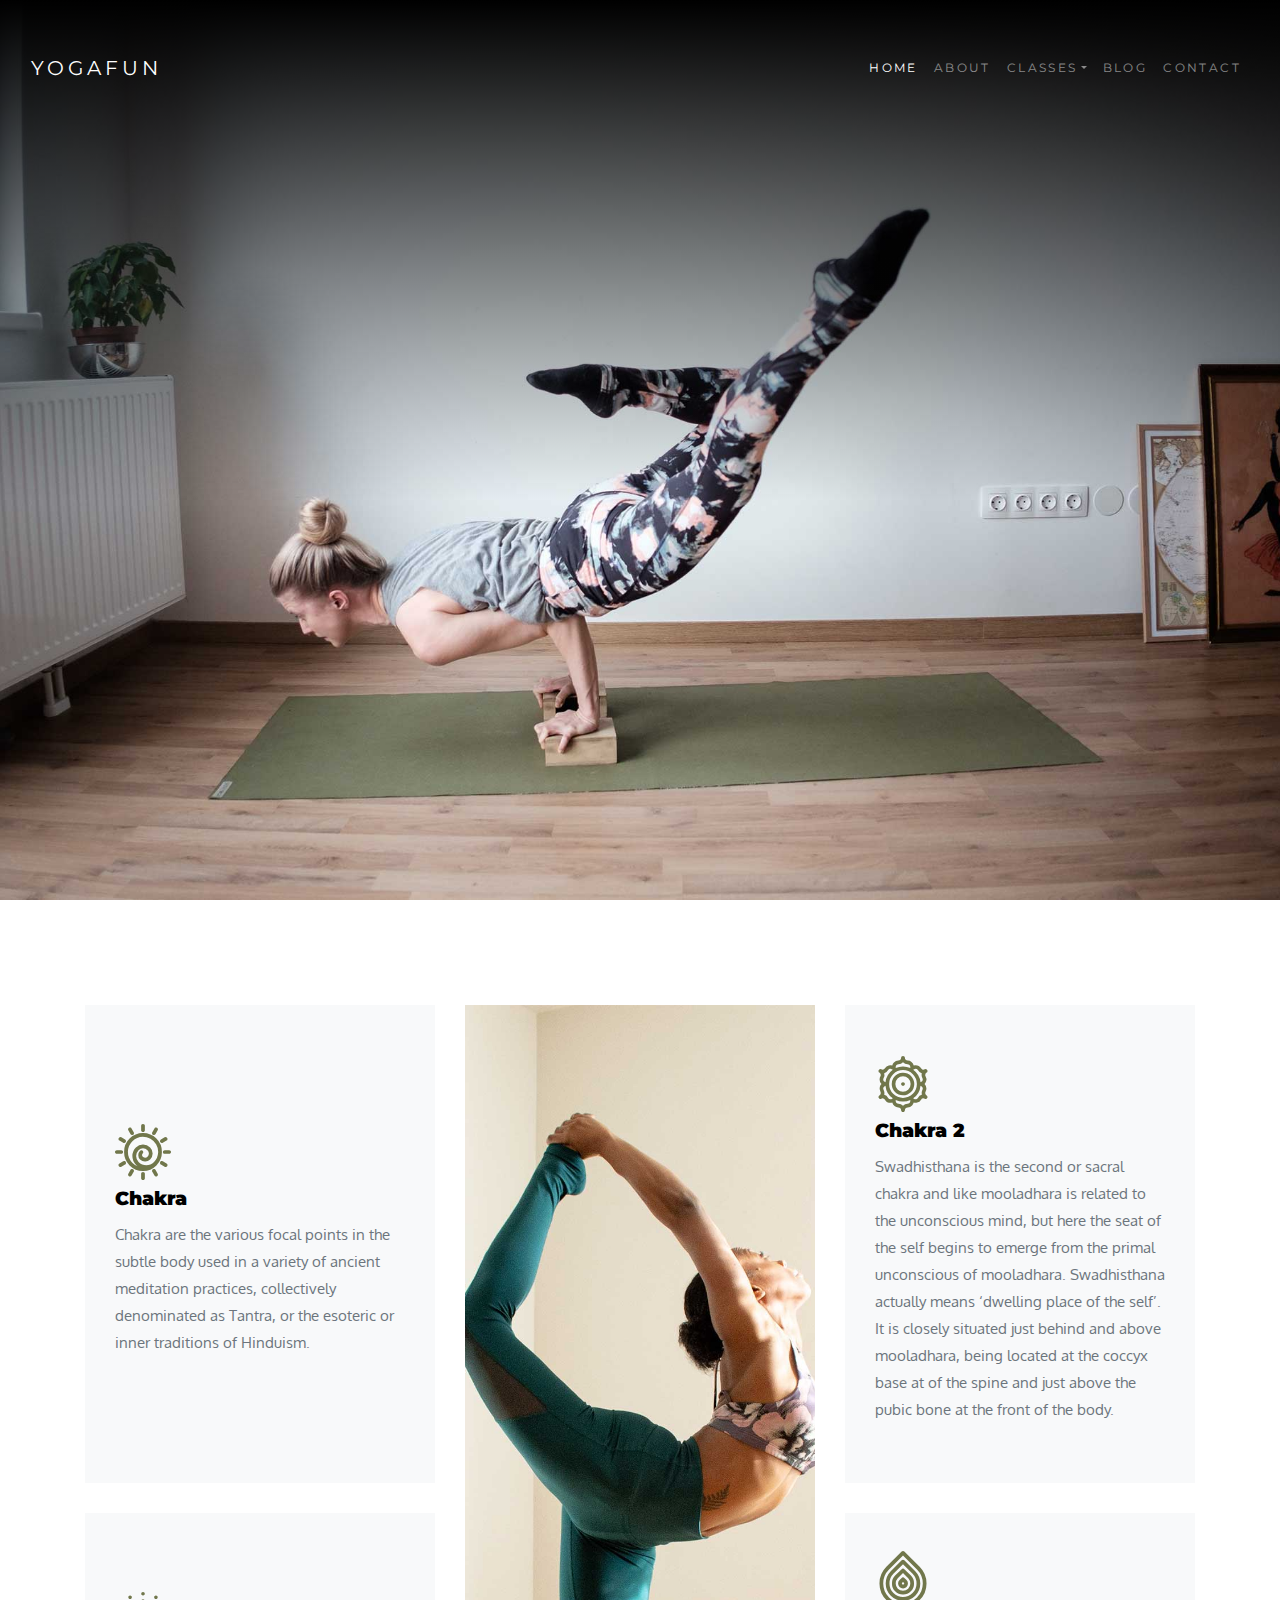
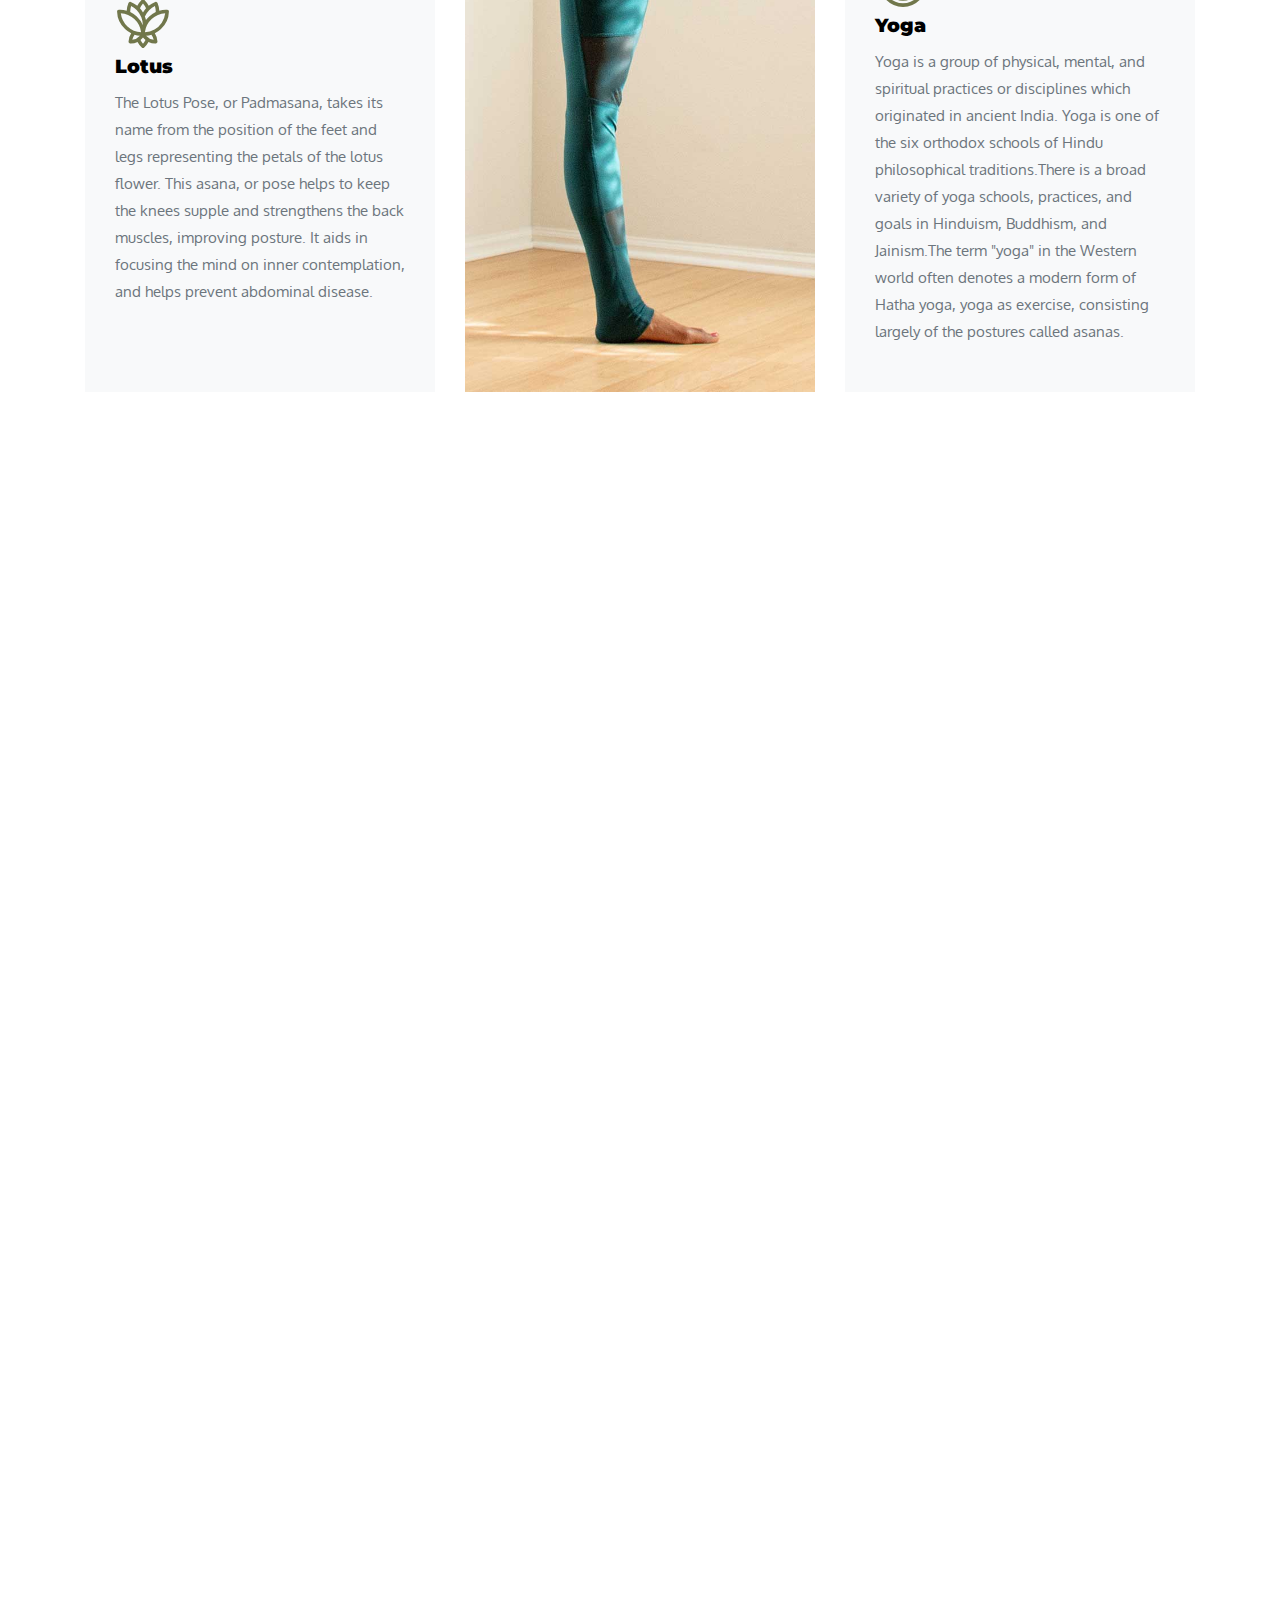
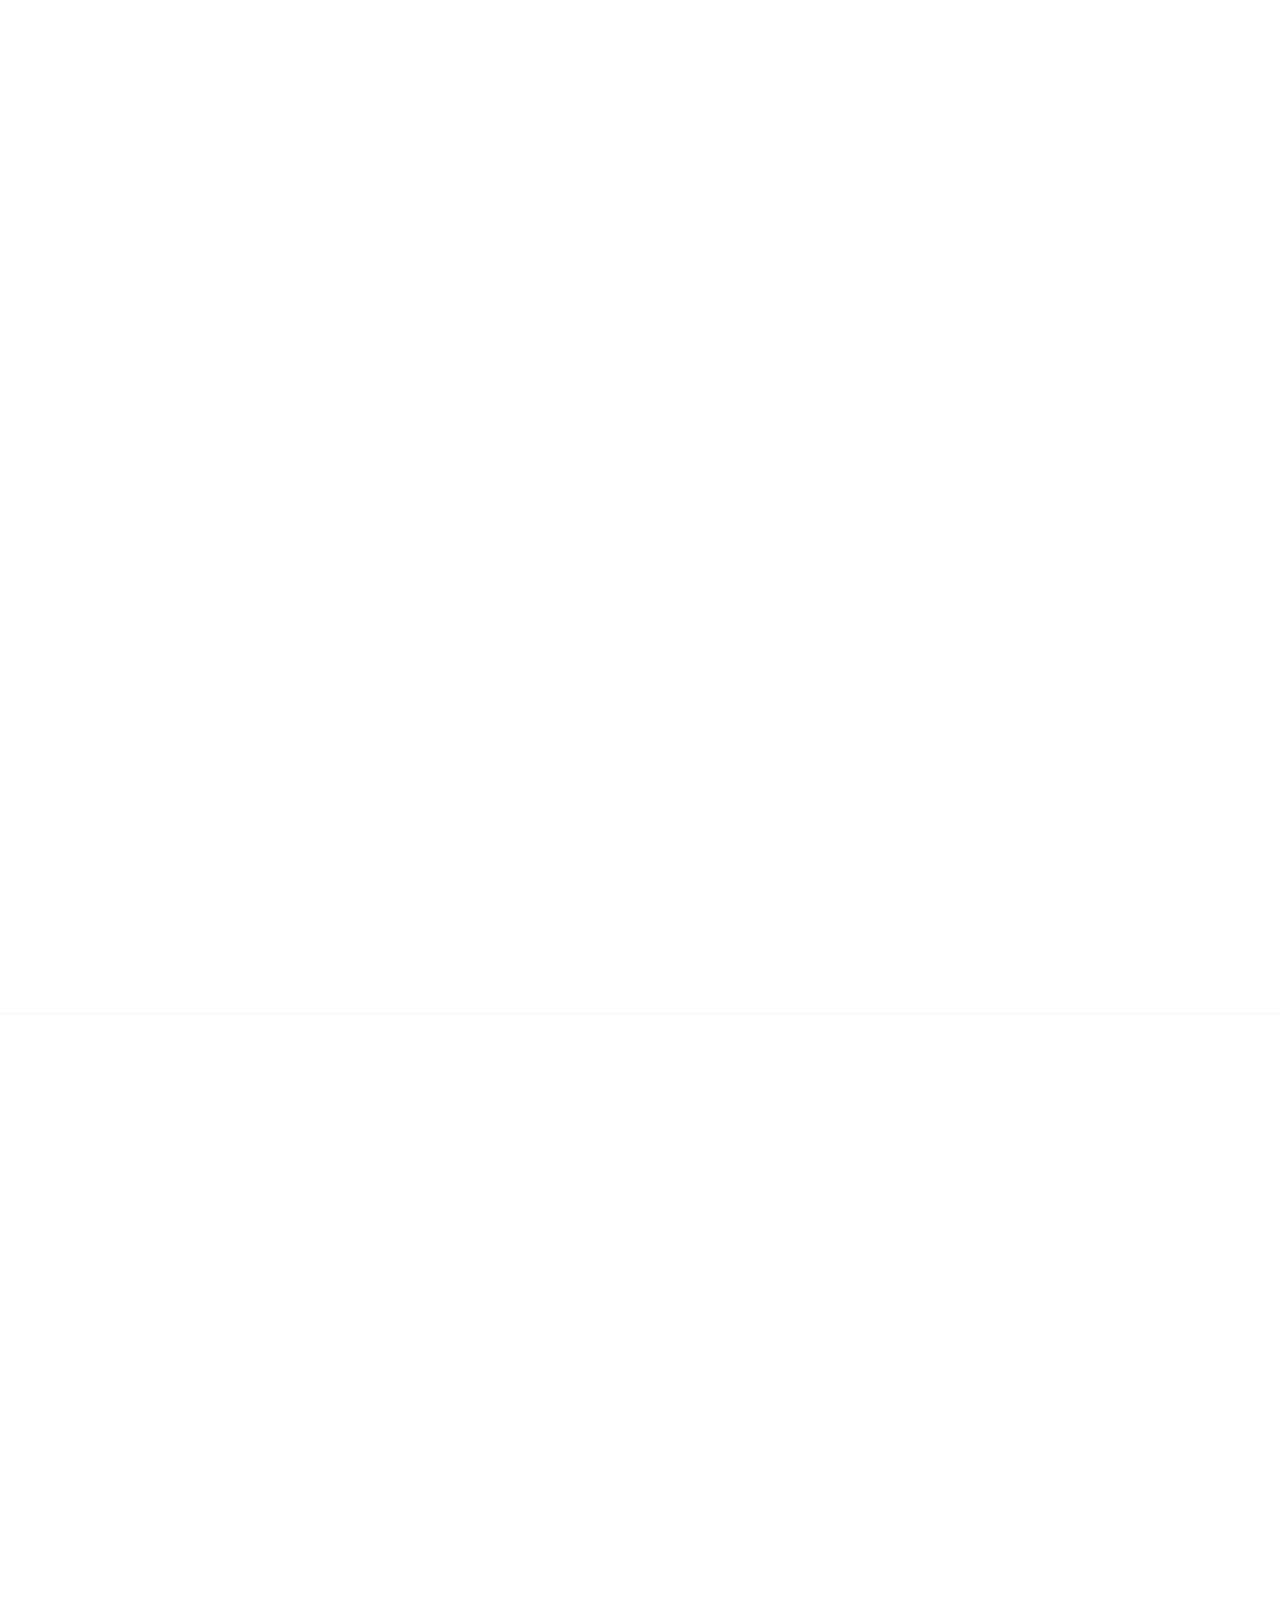
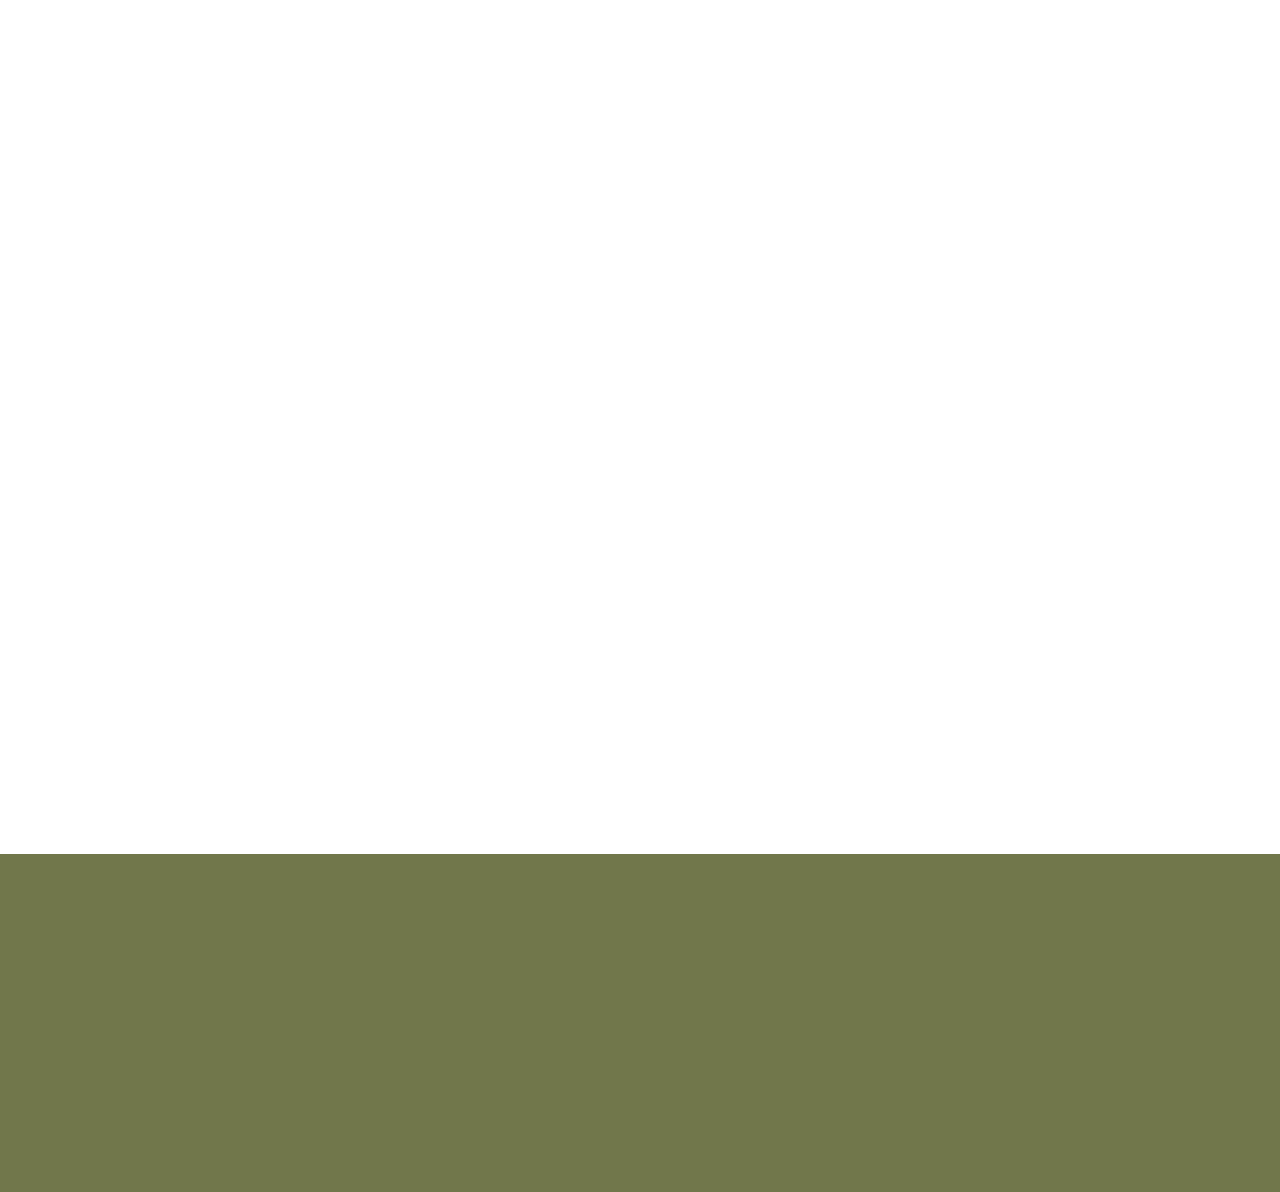
<file: index.html>
<!doctype html>
<html lang="en">
  <head>
    <title>YogaFun</title>
    <meta charset="utf-8">
    <meta name="viewport" content="width=device-width, initial-scale=1, shrink-to-fit=no">

    <link href="https://fonts.googleapis.com/css?family=Montserrat:400,700|Oxygen:400,700" rel="stylesheet">

    <link rel="stylesheet" href="css/animate.css">
    <link rel="stylesheet" href="css/owl.carousel.min.css">
    <link rel="stylesheet" href="css/jquery.fancybox.min.css">

    <link rel="stylesheet" href="fonts/ionicons/css/ionicons.min.css">
    <link rel="stylesheet" href="fonts/fontawesome/css/font-awesome.min.css">
    <link rel="stylesheet" href="fonts/flaticon/font/flaticon.css">

    <!-- Theme Style -->
    <link rel="stylesheet" href="css/style.css">

  </head>
  <body>

    <header role="banner">
      <nav class="navbar navbar-expand-lg navbar-dark bg-dark">
        <div class="container-fluid">
          <a class="navbar-brand " href="index.html">YogaFun</a>
          <button class="navbar-toggler" type="button" data-toggle="collapse" data-target="#navbarsExample05" aria-controls="navbarsExample05" aria-expanded="false" aria-label="Toggle navigation">
            <span class="navbar-toggler-icon"></span>
          </button>

          <div class="collapse navbar-collapse" id="navbarsExample05">
            <ul class="navbar-nav pl-md-5 ml-auto">
              <li class="nav-item">
                <a class="nav-link active" href="index.html">Home</a>
              </li>
              <li class="nav-item">
                <a class="nav-link" href="about.html">About</a>
              </li>
              <li class="nav-item dropdown">
                <a class="nav-link dropdown-toggle" href="classes.html" id="dropdown04" data-toggle="dropdown" aria-haspopup="true" aria-expanded="false">Classes</a>
                <div class="dropdown-menu" aria-labelledby="dropdown04">
                  <a class="dropdown-item" href="classes.html">Health Mind Meditation</a>
                  <a class="dropdown-item" href="classes.html">Mind Balance Yoga</a>
                  <a class="dropdown-item" href="classes.html">Body Strength Pilates</a>
                </div>
              </li>
              <li class="nav-item">
                <a class="nav-link" href="blog.html">Blog</a>
              </li>
              <li class="nav-item">
                <a class="nav-link" href="contact.html">Contact</a>
              </li>
            </ul>

            

          </div>
        </div>
      </nav>
    </header>
    <!-- END header -->

    <div class="top-shadow"></div>

    <div class="slider-item" style="background-image: url('images/hero_1.jpg');">
      <div class="container">
        <div class="row slider-text align-items-center justify-content-center">
          <div class="col-lg-9 text-center col-sm-12 element-animate">
            <h1 class="mb-4"><span>Lose Yourself In Ambience &amp; Atmosphere</span></h1>
            <div class="btn-play-wrap mx-auto"><p class="mb-4"><a href="https://www.youtube.com/watch?v=_VnYSoMI-9Q" data-fancybox data-ratio="2" class="btn-play"><span class="ion ion-ios-play"></span></a></p></div>
            <span>Watch Video</span>

          </div>
        </div>
      </div>
    </div>

    <div class="section">
      <div class="container">
        <div class="row align-items-stretch">
          <div class="col-lg-4 order-lg-2">
            <div class="scaling-image h-100"><div class="frame h-100"><div class="feature-img-bg h-100" style="background-image: url('images/img_1_big.jpg');"></div></div></div>
          </div>

          <div class="col-md-6 col-lg-4 feature-1-wrap d-md-flex flex-md-column order-lg-1" >

            <div class="feature-1 d-md-flex">
              <div class="align-self-center">
                <span class="flaticon-chakra display-4 text-primary"></span>
                <h3>Chakra </h3>
                <p>Chakra are the various focal points in the subtle body used in a variety of ancient meditation practices, collectively denominated as Tantra, or the esoteric or inner traditions of Hinduism.</p>
              </div>
            </div>

            <div class="feature-1 d-md-flex">
              <div class="align-self-center">
                <span class="flaticon-lotus display-4 text-primary"></span>
                <h3>Lotus</h3>
                <p>The Lotus Pose, or Padmasana, takes its name from the position of the feet and legs representing the petals of the lotus flower. This asana, or pose helps to keep the knees supple and strengthens the back muscles, improving posture. It aids in focusing the mind on inner contemplation, and helps prevent abdominal disease.</p>
              </div>
            </div>

          </div>

          <div class="col-md-6 col-lg-4 feature-1-wrap d-md-flex flex-md-column order-lg-3" >

            <div class="feature-1 d-md-flex">
              <div class="align-self-center">
                <span class="flaticon-chakra-1 display-4 text-primary"></span>
                <h3>Chakra 2</h3>
                <p>Swadhisthana is the second or sacral chakra and like mooladhara is related to the unconscious mind, but here the seat of the self begins to emerge from the primal unconscious of mooladhara.

Swadhisthana actually means ‘dwelling place of the self’. It is closely situated just behind and above mooladhara, being located at the coccyx base at of the spine and just above the pubic bone at the front of the body.</p>
              </div>
            </div>

            <div class="feature-1 d-md-flex">
              <div class="align-self-center">
                <span class="flaticon-yoga display-4 text-primary"></span>
                <h3>Yoga</h3>
                <p>Yoga is a group of physical, mental, and spiritual practices or disciplines which originated in ancient India. Yoga is one of the six orthodox schools of Hindu philosophical traditions.There is a broad variety of yoga schools, practices, and goals in Hinduism, Buddhism, and Jainism.The term "yoga" in the Western world often denotes a modern form of Hatha yoga, yoga as exercise, consisting largely of the postures called asanas.</p>
              </div>
            </div>

          </div>

        </div>
      </div>
    </div>


    <div class="section element-animate">
      <div class="container">
        <div class="row align-items-center mb-5">
          <div class="col-lg-7 order-md-2">
            <div class="scaling-image"><div class="frame"><img src="images/img_1.jpg" alt="Image" class="img-fluid"></div></div>
          </div>
          <div class="col-md-5 pr-md-5 mb-5">
            <div class="block-41">
              <h2 class="block-41-heading mb-5">Do Yoga Today For Better Tomorrow</h2>
              <div class="block-41-text">
                <p>Yoga aims to unite the mind, the body, and the spirit. Yogis view that the mind and the body are one, and that if it is given the right tools and taken to the right environment, it can find harmony and heal itself. Yoga therefore is considered therapeutic.</p>
              </div>
            </div>
          </div>

        </div>
      </div>
    </div>

    <div class="section element-animate bg-light">
      <div class="container">
        <div class="row align-items-center mb-5">
          <div class="col-lg-7 order-md-1">
            <div class="scaling-image"><div class="frame"><img src="images/img_2.jpg" alt="Image" class="img-fluid"></div></div>
          </div>
          <div class="col-md-5 pl-md-5 mb-5 order-md-2">
            <div class="block-41">
              <h2 class="block-41-heading mb-5">Perfect Yoga Style</h2>
              <div class="block-41-text">
                <p>With any style of yoga, you can improve your strength, flexibility, and balance. And all yoga styles release tension in your body, quiet your mind, and help you relax.
To get the most benefit, you should choose a yoga style that matches your current fitness level, as well as your personality and goals for practicing yoga</p>
              </div>
            </div>
          </div>

        </div>
      </div>
    </div>


    <div class="section border-t">
      <div class="container">
        <div class="row justify-content-center mb-5 element-animate">
          <div class="col-md-8 text-center">
            <h2 class=" heading mb-4">Yoga Classes</h2>
          </div>
        </div>
      </div>
      <div class="container">
        <div class="row no-gutters">
          <div class="col-md-6 col-lg-6 element-animate">
            <a href="class-single.html" class="link-thumbnail">
              <h3>Yoga Barre</h3>
              <span class="ion-plus icon"></span>
              <img src="images/img_1_sm.jpg" alt="Image" class="img-fluid">
            </a>
          </div>
          <div class="col-md-6 col-lg-6 element-animate">
            <a href="class-single.html" class="link-thumbnail">
              <h3>Yoga Core</h3>
              <span class="ion-plus icon"></span>
              <img src="images/img_2_sm.jpg" alt="Image" class="img-fluid">
            </a>
          </div>
          <div class="col-md-6 col-lg-6 element-animate">
            <a href="class-single.html" class="link-thumbnail">
              <h3>Yoga For Health</h3>
              <span class="ion-plus icon"></span>
              <img src="images/img_3_sm.jpg" alt="Image" class="img-fluid">
            </a>
          </div>
          <div class="col-md-6 col-lg-6 element-animate">
            <a href="class-single.html" class="link-thumbnail">
              <h3>Yoga For Beginners</h3>
              <span class="ion-plus icon"></span>
              <img src="images/img_4_sm.jpg" alt="Image" class="img-fluid">
            </a>
          </div>
          <div class="col-md-6 col-lg-6 element-animate">
            <a href="class-single.html" class="link-thumbnail">
              <h3>Yoga for All</h3>
              <span class="ion-plus icon"></span>
              <img src="images/img_5_sm.jpg" alt="Image" class="img-fluid">
            </a>
          </div>
          <div class="col-md-6 col-lg-6 element-animate">
            <a href="class-single.html" class="link-thumbnail">
              <h3>Yoga Restore</h3>
              <span class="ion-plus icon"></span>
              <img src="images/img_6_sm.jpg" alt="Image" class="img-fluid">
            </a>
          </div>
        </div>

      </div>
    </div>
    <!-- END section -->
    </div>


    <div class="section bg-primary">
      <div class="container">
        <div class="row">
          <div class="col-md-6 col-lg-4 element-animate ">
            <div class="media block-6 d-block text-center">
              <div class="icon mb-3"><span class="ion-android-chat text-white"></span></div>
              <a href="contact.html">
              <div class="media-body">
                <h3 class="heading text-white">Feedback</h3>
              </div>
            </a>
            </div>

          </div>
          <div class="col-md-6 col-lg-4 element-animate ">
            <div class="media block-6 d-block text-center">
              <div class="icon mb-3"><span class="ion-android-happy text-white"></span></div>
              <div class="media-body">
                <h3 class="heading text-white">Happy Customers</h3>
              </div>
            </div>

          </div>
          <div class="col-md-6 col-lg-4 element-animate ">
            <div class="media block-6 d-block text-center">
              <div class="icon mb-3"><span class="ion-flash text-white"></span></div>
              <div class="media-body">
                <h3 class="heading text-white">Fast Update</h3>
                <p class="text-white"></p>
              </div>
            </div>

          </div>
        </div>
      </div>
    </div>
    <!-- END section -->



    <!-- loader -->
    <div id="loader" class="show fullscreen"><svg class="circular" width="48px" height="48px"><circle class="path-bg" cx="24" cy="24" r="22" fill="none" stroke-width="4" stroke="#eeeeee"/><circle class="path" cx="24" cy="24" r="22" fill="none" stroke-width="4" stroke-miterlimit="10" stroke="#f4b214"/></svg></div>

    <script src="js/jquery-3.2.1.min.js"></script>
    <script src="js/popper.min.js"></script>
    <script src="js/bootstrap.min.js"></script>
    <script src="js/owl.carousel.min.js"></script>
    <script src="js/jquery.waypoints.min.js"></script>
    <script src="js/jquery.fancybox.min.js"></script>
    <script src="js/main.js"></script>
  </body>
</html>
</file>
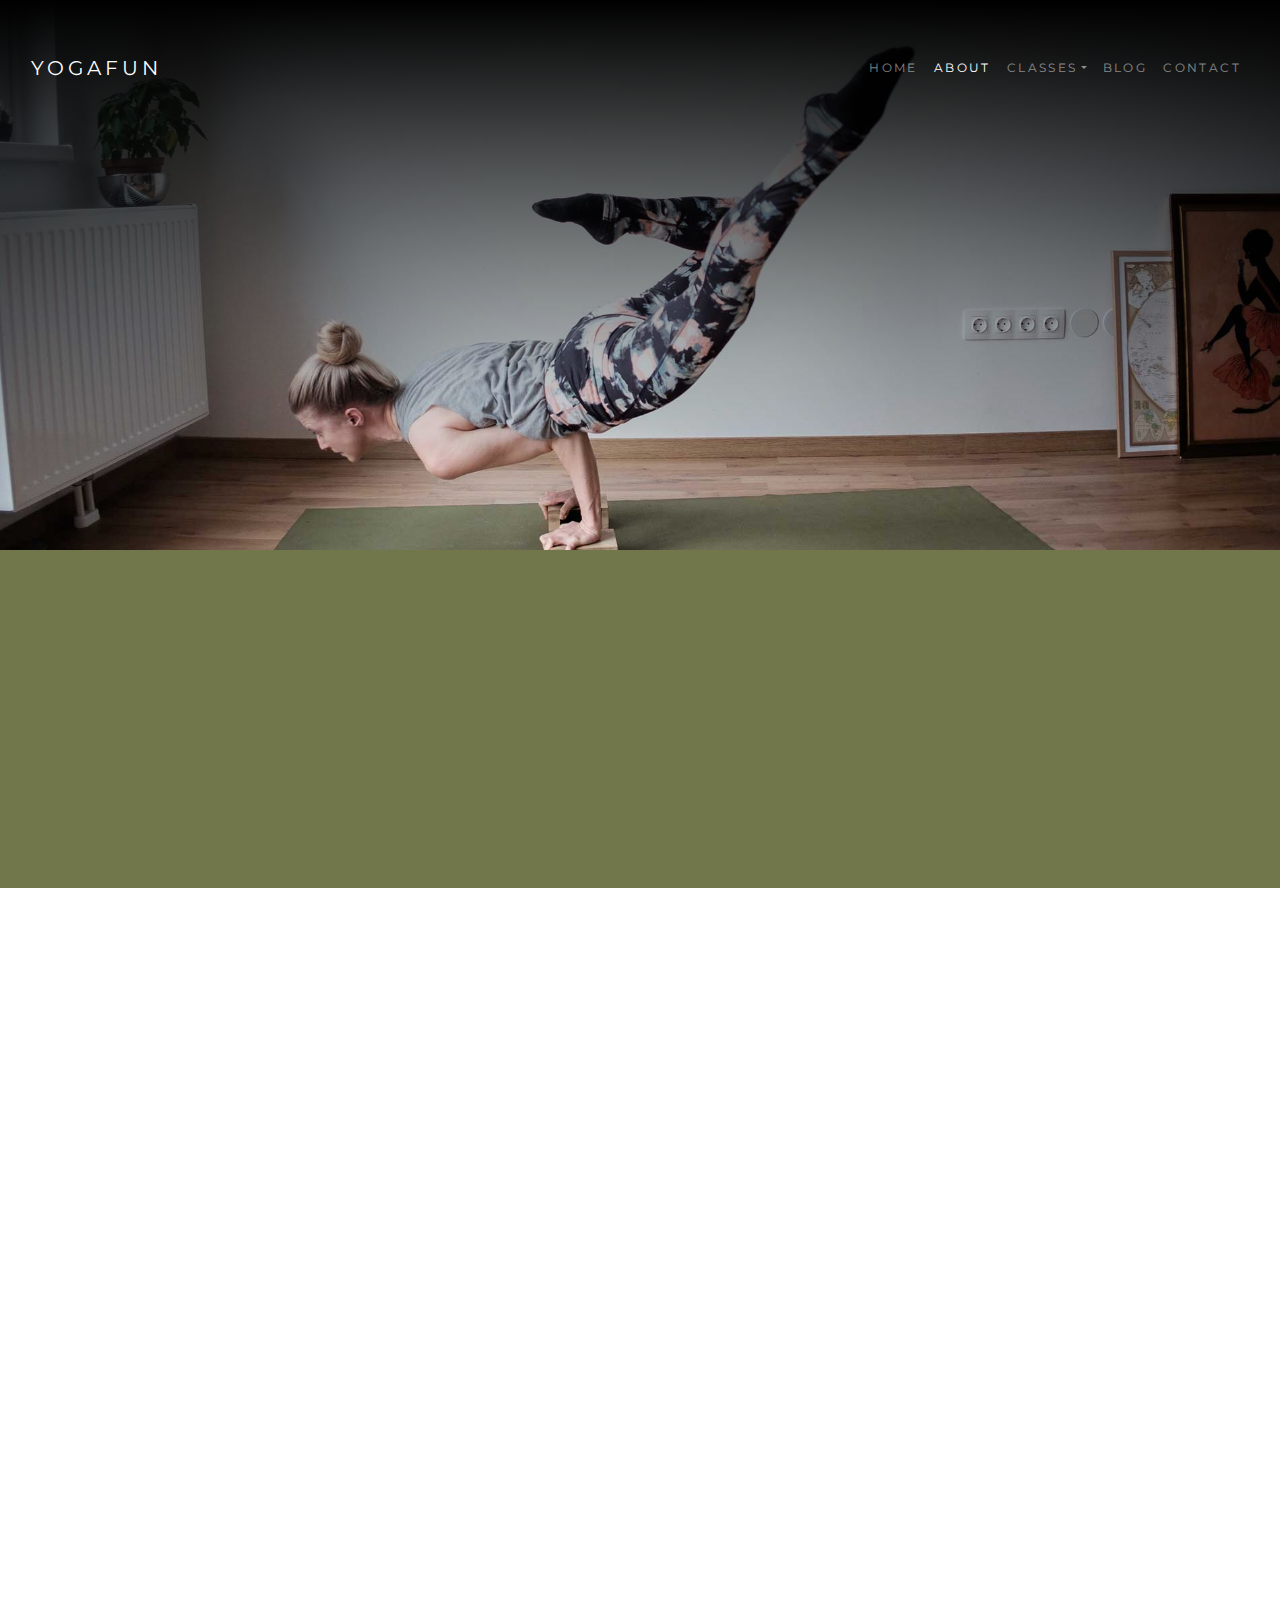
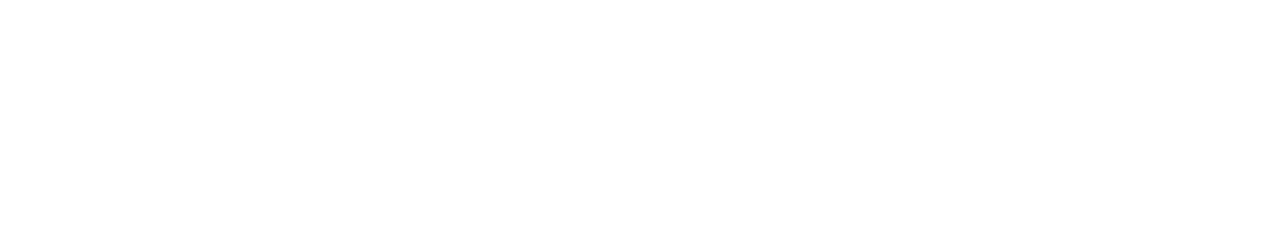
<file: about.html>
<!doctype html>
<html lang="en">

<head>
  <title>YogaFun</title>
  <meta charset="utf-8">
  <meta name="viewport" content="width=device-width, initial-scale=1, shrink-to-fit=no">

  <link href="https://fonts.googleapis.com/css?family=Montserrat:400,700|Oxygen:400,700" rel="stylesheet">

  <link rel="stylesheet" href="css/animate.css">
  <link rel="stylesheet" href="css/owl.carousel.min.css">
  <link rel="stylesheet" href="css/jquery.fancybox.min.css">

  <link rel="stylesheet" href="fonts/ionicons/css/ionicons.min.css">
  <link rel="stylesheet" href="fonts/fontawesome/css/font-awesome.min.css">
  <link rel="stylesheet" href="fonts/flaticon/font/flaticon.css">

  <!-- Theme Style -->
  <link rel="stylesheet" href="css/style.css">

</head>

<body>

  <header role="banner">
    <nav class="navbar navbar-expand-lg navbar-dark bg-dark">
      <div class="container-fluid">
        <a class="navbar-brand " href="index.html">YogaFun</a>
        <button class="navbar-toggler" type="button" data-toggle="collapse" data-target="#navbarsExample05"
          aria-controls="navbarsExample05" aria-expanded="false" aria-label="Toggle navigation">
          <span class="navbar-toggler-icon"></span>
        </button>

        <div class="collapse navbar-collapse" id="navbarsExample05">
          <ul class="navbar-nav pl-md-5 ml-auto">
            <li class="nav-item">
              <a class="nav-link" href="index.html">Home</a>
            </li>
            <li class="nav-item ">
              <a class="nav-link active" href="about.html">About</a>
            </li>
            <li class="nav-item dropdown">
              <a class="nav-link dropdown-toggle" href="classes.html" id="dropdown04" data-toggle="dropdown"
                aria-haspopup="true" aria-expanded="false">Classes</a>
              <div class="dropdown-menu" aria-labelledby="dropdown04">
                <a class="dropdown-item" href="classes.html">Health Mind Meditation</a>
                <a class="dropdown-item" href="classes.html">Mind Balance Yoga</a>
                <a class="dropdown-item" href="classes.html">Body Strength Pilates</a>
              </div>
            </li>
            <li class="nav-item">
              <a class="nav-link" href="blog.html">Blog</a>
            </li>
            <li class="nav-item">
              <a class="nav-link" href="contact.html">Contact</a>
            </li>
          </ul>

          

        </div>
      </div>
    </nav>
  </header>
  <!-- END header -->

  <div class="top-shadow"></div>

  <div class="inner-page">
  <div class="slider-item" style="background-image: url('images/hero_1.jpg');">
    <div class="container">
      <div class="row slider-text align-items-center justify-content-center">
        <div class="col-lg-9 text-center col-sm-12 element-animate">
          <h1 class="mb-4"><span>About Us</span></h1>
          <div class="btn-play-wrap mx-auto">
            <p class="mb-4"><a href="https://www.youtube.com/watch?v=_VnYSoMI-9Q" data-fancybox data-ratio="2" class="btn-play"><span
                  class="ion ion-ios-play"></span></a></p>
          </div>
          <span>Watch Video</span>

        </div>
      </div>
    </div>
  </div>
  </div>

  <div class="section bg-primary">
    <div class="container">
      <div class="row">
        <div class="col-md-6 col-lg-4 element-animate ">
          <div class="media block-6 d-block text-center">
            <div class="icon mb-3"><span class="ion-android-chat text-white"></span></div>
            <a href="contact.html">
            <div class="media-body">
              <h3 class="heading text-white">Feedbacks</h3>
              <p class="text-white"></p>
            </div>
          </a>
          </div>

        </div>
        <div class="col-md-6 col-lg-4 element-animate ">
          <div class="media block-6 d-block text-center">
            <div class="icon mb-3"><span class="ion-android-happy text-white"></span></div>
            <div class="media-body">
              <h3 class="heading text-white">Happy Customers</h3>
              <p class="text-white"></p>
            </div>
          </div>

        </div>
        <div class="col-md-6 col-lg-4 element-animate ">
          <div class="media block-6 d-block text-center">
            <div class="icon mb-3"><span class="ion-flash text-white"></span></div>
            <div class="media-body">
              <h3 class="heading text-white">Fast Update</h3>
              <p class="text-white"></p>
            </div>
          </div>

        </div>
      </div>
    </div>
  </div>
  <!-- END section -->

  <div>
    <div class="half d-lg-flex d-block">
      <div class="image element-animate" style="background-image: url('images/img_5_sm.jpg')"></div>
      <div class="text text-center element-animate">
        <h3 class="mb-4">Our Mission</h3>
        <p class="mb-5">Using this website you can explore various yoga techniques and learn much more about things that would help one to live a healthy day to day life!
          As we know the usage of internet is increasing day by day so reaching out to these places can be very easy using this website.</p>
      </div>
    </div>

    <div class="half d-lg-flex d-block">
      <div class="image order-2 element-animate" style="background-image: url('images/img_4_sm.jpg')"></div>
      <div class="text text-center element-animate">
        <h3 class="mb-4">About YogaFun</h3>
        <p class="mb-5">YogaFun is an online yoga blog website which consists of various yoga techniques , blogs related to healthy etc.Yoga helps you become more aware of your body's posture, alignment and patterns of movement. It makes the body more flexible and helps you relax even in the midst of a stress stricken environment. This is one of the foremost reasons why people want to start practicing Yoga - to feel more fit, to be more energetic, bo be happier and more peaceful.</p>

      </div>
    </div>

  </div>
  <!-- loader -->
  <div id="loader" class="show fullscreen"><svg class="circular" width="48px" height="48px">
      <circle class="path-bg" cx="24" cy="24" r="22" fill="none" stroke-width="4" stroke="#eeeeee" />
      <circle class="path" cx="24" cy="24" r="22" fill="none" stroke-width="4" stroke-miterlimit="10"
        stroke="#f4b214" /></svg></div>

  <script src="js/jquery-3.2.1.min.js"></script>
  <script src="js/popper.min.js"></script>
  <script src="js/bootstrap.min.js"></script>
  <script src="js/owl.carousel.min.js"></script>
  <script src="js/jquery.waypoints.min.js"></script>
  <script src="js/jquery.fancybox.min.js"></script>
  <script src="js/main.js"></script>
</body>

</html>
</file>
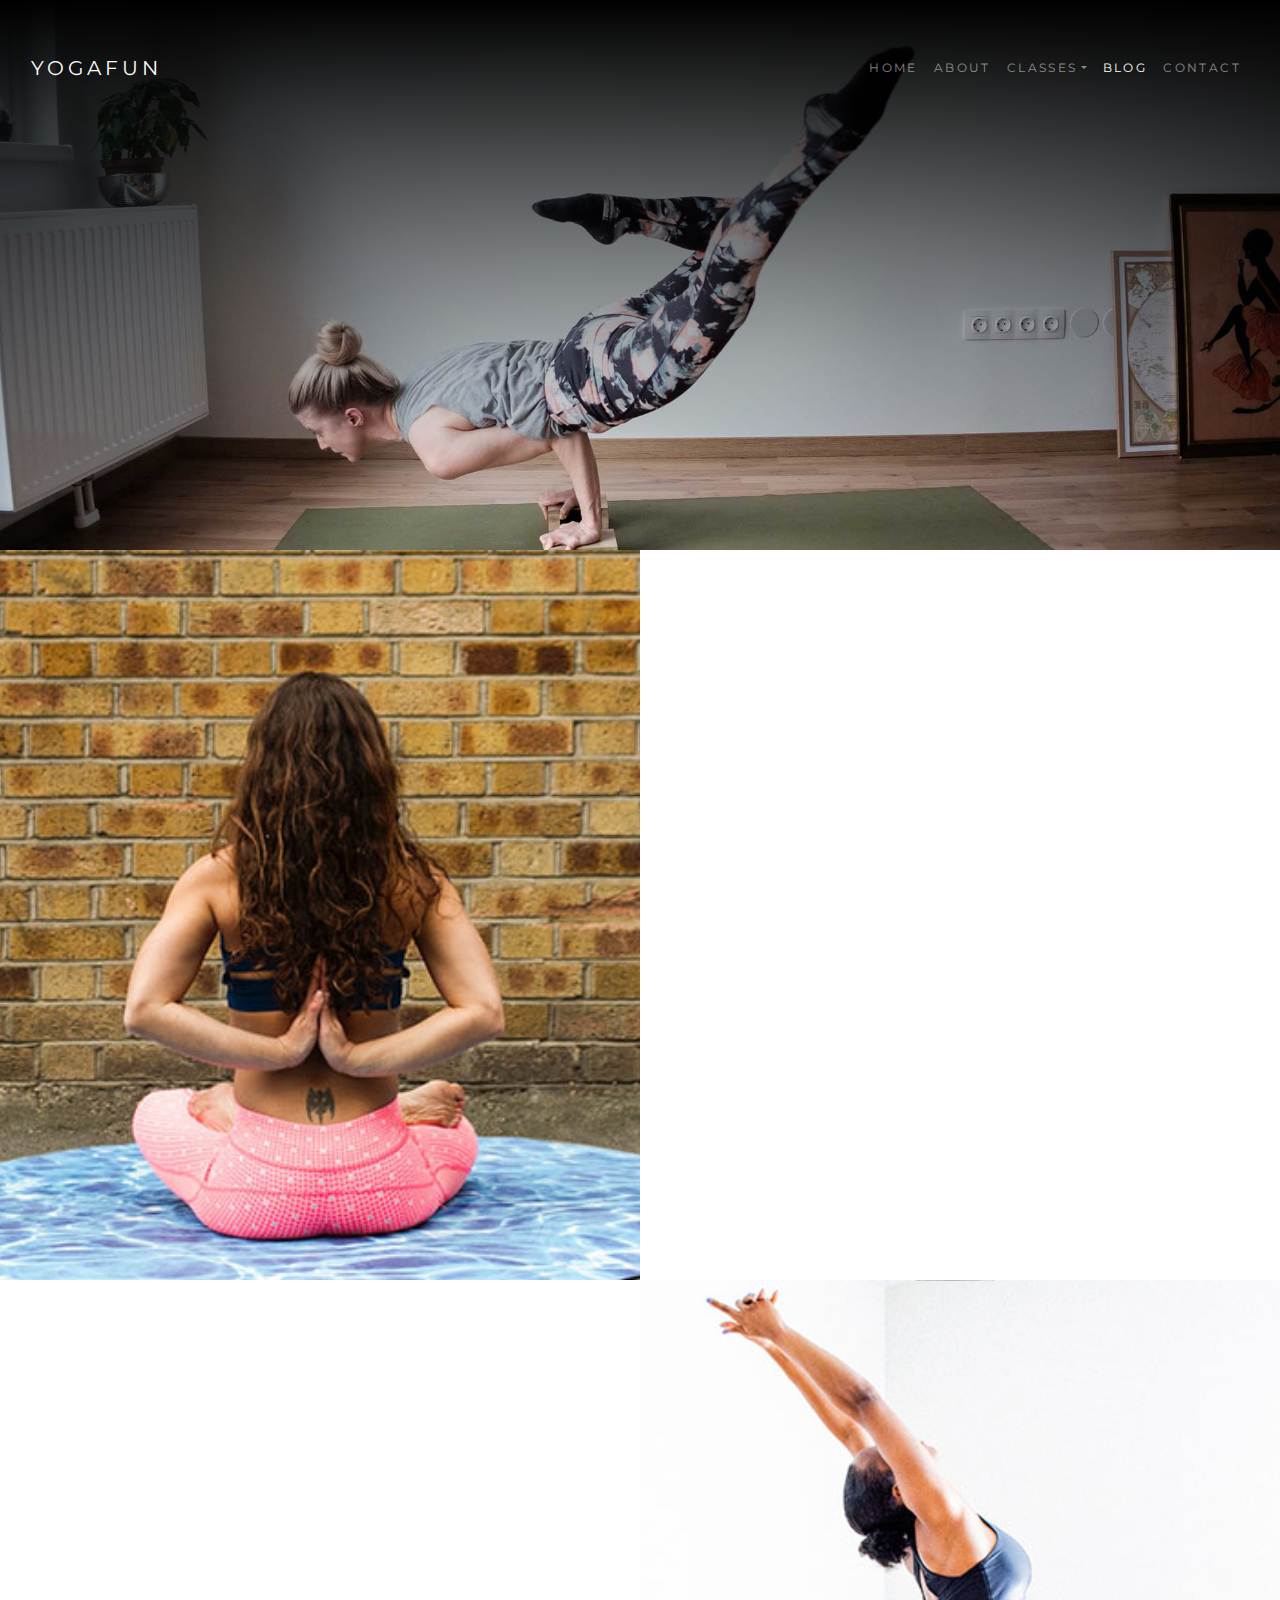
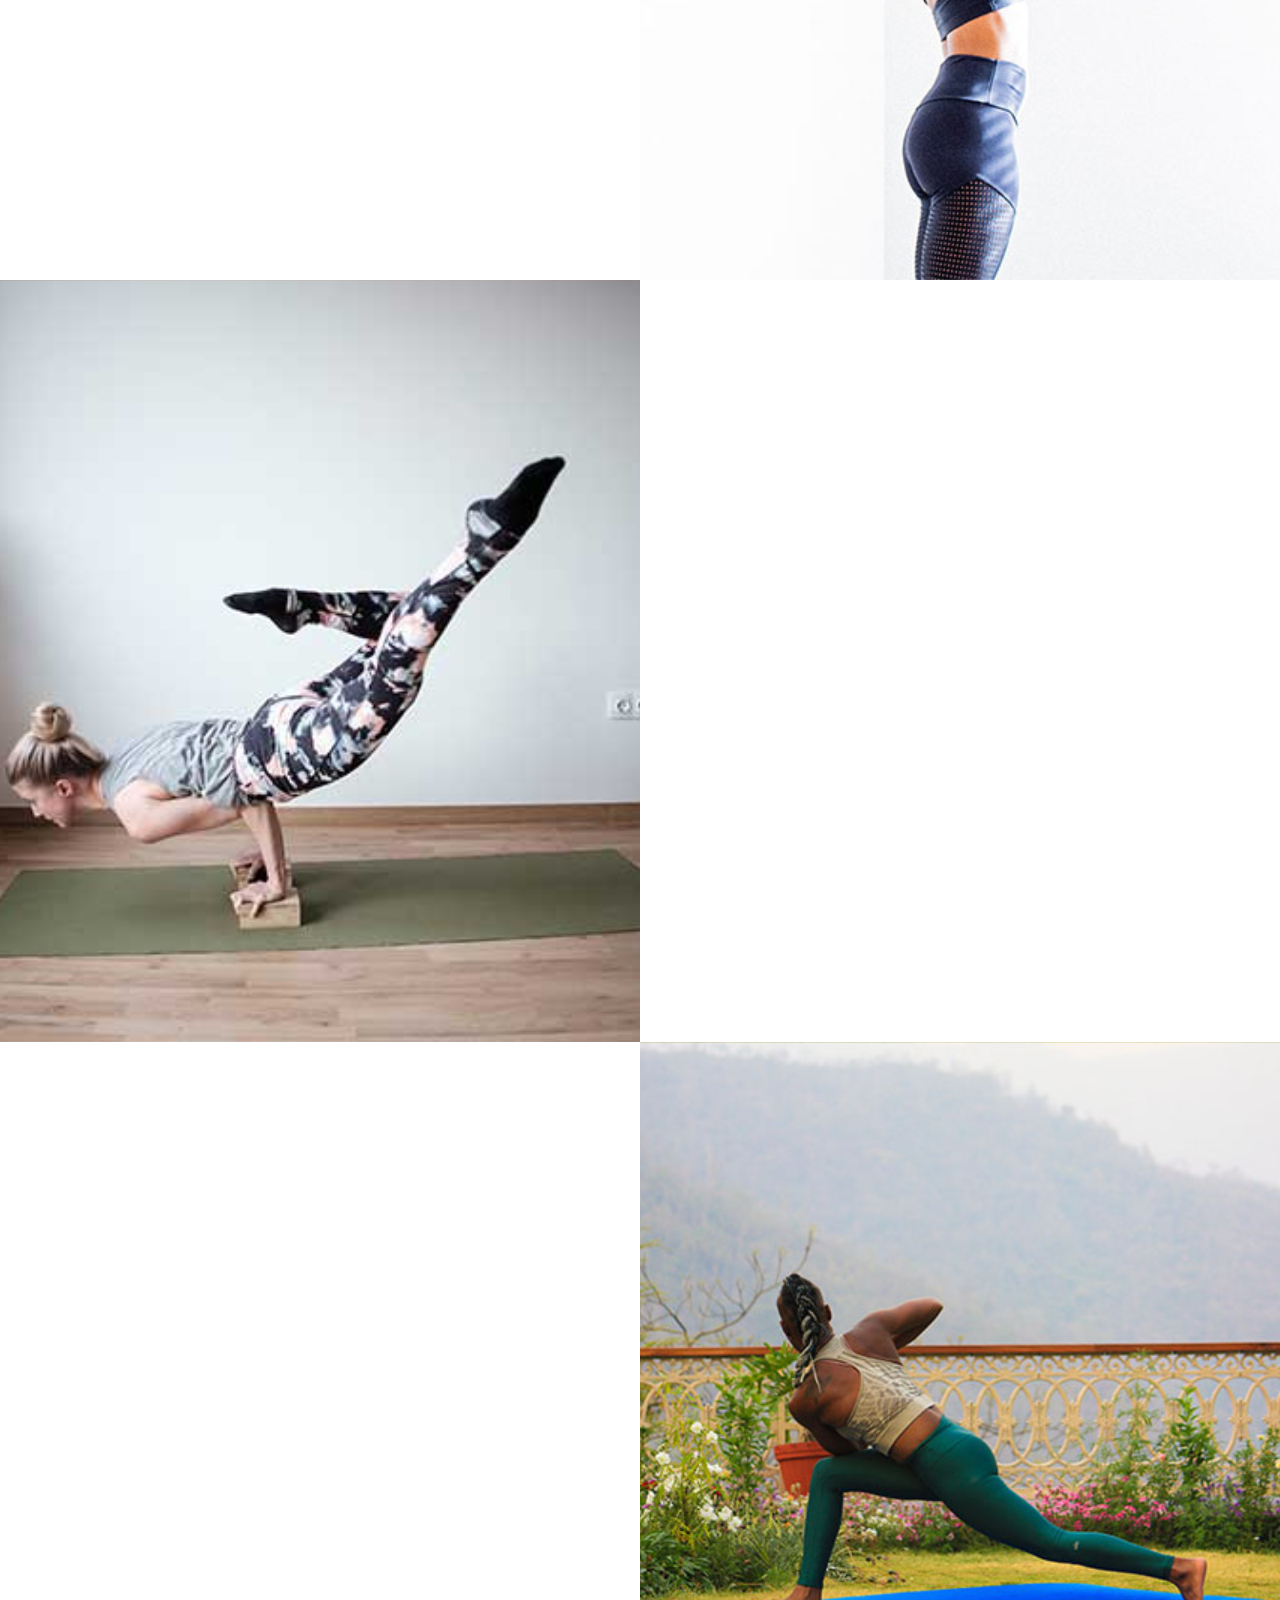
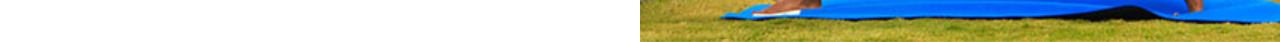
<file: blog.html>
<!doctype html>
<html lang="en">

<head>
  <title>YogaFun</title>
  <meta charset="utf-8">
  <meta name="viewport" content="width=device-width, initial-scale=1, shrink-to-fit=no">

  <link href="https://fonts.googleapis.com/css?family=Montserrat:400,700|Oxygen:400,700" rel="stylesheet">

  <link rel="stylesheet" href="css/animate.css">
  <link rel="stylesheet" href="css/owl.carousel.min.css">
  <link rel="stylesheet" href="css/jquery.fancybox.min.css">

  <link rel="stylesheet" href="fonts/ionicons/css/ionicons.min.css">
  <link rel="stylesheet" href="fonts/fontawesome/css/font-awesome.min.css">
  <link rel="stylesheet" href="fonts/flaticon/font/flaticon.css">

  <!-- Theme Style -->
  <link rel="stylesheet" href="css/style.css">

</head>

<body>

  <header role="banner">
    <nav class="navbar navbar-expand-lg navbar-dark bg-dark">
      <div class="container-fluid">
        <a class="navbar-brand " href="index.html">YogaFun</a>
        <button class="navbar-toggler" type="button" data-toggle="collapse" data-target="#navbarsExample05"
          aria-controls="navbarsExample05" aria-expanded="false" aria-label="Toggle navigation">
          <span class="navbar-toggler-icon"></span>
        </button>

        <div class="collapse navbar-collapse" id="navbarsExample05">
          <ul class="navbar-nav pl-md-5 ml-auto">
            <li class="nav-item">
              <a class="nav-link" href="index.html">Home</a>
            </li>
            <li class="nav-item ">
              <a class="nav-link" href="about.html">About</a>
            </li>
            <li class="nav-item dropdown">
              <a class="nav-link dropdown-toggle" href="classes.html" id="dropdown04" data-toggle="dropdown"
                aria-haspopup="true" aria-expanded="false">Classes</a>
              <div class="dropdown-menu" aria-labelledby="dropdown04">
                <a class="dropdown-item" href="classes.html">Health Mind Meditation</a>
                <a class="dropdown-item" href="classes.html">Mind Balance Yoga</a>
                <a class="dropdown-item" href="classes.html">Body Strength Pilates</a>
              </div>
            </li>
            <li class="nav-item">
              <a class="nav-link active" href="blog.html">Blog</a>
            </li>
            <li class="nav-item">
              <a class="nav-link" href="contact.html">Contact</a>
            </li>
          </ul>

          

        </div>
      </div>
    </nav>
  </header>
  <!-- END header -->

  <div class="top-shadow"></div>

  <div class="inner-page">
    <div class="slider-item" style="background-image: url('images/hero_1.jpg');">
      <div class="container">
        <div class="row slider-text align-items-center justify-content-center">
          <div class="col-lg-9 text-center col-sm-12 element-animate">
            <h1 class="mb-4"><span>Our Blog</span></h1>
            <div class="btn-play-wrap mx-auto">
              <p class="mb-4"><a href="https://www.youtube.com/watch?v=_VnYSoMI-9Q" data-fancybox data-ratio="2"
                  class="btn-play"><span class="ion ion-ios-play"></span></a></p>
            </div>
            <span>Watch Video</span>

          </div>
        </div>
      </div>
    </div>
  </div>

  <div>
    <div class="half d-md-flex d-block">
      <div class="image" style="background-image: url('images/img_4_sm.jpg')"></div>
      <div class="text text-center element-animate">
        <span class="post-meta">June 21</span>
        <h3 class="mb-4">International Yoga Day</h3>
        <p class="mb-5">
          Yoga is India’s greatest civilizational gift that exists with us dating back to 5000 years. One of the oldest and purest forms of practice to blend your soul with your mind, eventually that rejuvenate your heart is from India. Thus, it is is very important for India to continue to nourish its roots and spread out to the world. Yoga is of many forms which prevail in different parts of our country. It has significance in India’s culture and traditions respective of which religion you belong to or from which part of India you are from. It is widespread from a local village to a broad national level. This also includes a yogic influence on music, art, dance, science, philosophy, medicine, politics and economics, including the entire spiritual realm where Yoga always outshines. Skill in action, focus on sensitivity, the unitary path of energy, the fortitude of effort, and brilliance in achievement, along with inner equanimity and tranquil are all aspects of Yoga.


        </p>
        
      </div>
    </div>
  
    <div class="half d-md-flex d-block">
      <div class="image order-2" style="background-image: url('images/img_3_sm.jpg')"></div>
      <div class="text text-center element-animate">
        <span class="post-meta"></span>
        <h3 class="mb-4">Yoga for Cancer</h3>
        <p class="mb-5">
          In 2015, it’s estimated that more than 1.6 millionTrusted Source people were diagnosed with cancer in the United States alone. They will undergo painful treatment regimens, stress, and emotional trauma.
          
          Therapeutic activities like yoga can complement cancer-fighting medical treatment to help heal the body, mind, and spirit in the midst of the cancer battle.
          Cancer patients and survivors wholly unfamiliar with the practice of yoga should talk with their doctor about programs that may be specific to their condition. An increasing number of cancer centers offer such wellness programs, and yoga instructors are increasingly experienced in working with such patients.

        </p>
  
        
      </div>
    </div>
  
    <div class="half d-md-flex d-block">
      <div class="image" style="background-image: url('images/img_1_sm.jpg')"></div>
      <div class="text text-center element-animate">
        <span class="post-meta"></span>
        <h3 class="mb-4">Yoga For Kids</h3>
        <p class="mb-5">Children spend most of their time shunting between homework and school related extra-curricular activities. There’s little time for free play. They face over stimulation; distractions; and academic and peer pressure too early in life.  Plus they’re plagued by their own insecurities and fears. Yoga can help children deal with this pressure-cooker environment. And infuse energy and confidence into their personalities.

          Yoga develops awareness of body, mind and breath.
          Helps arrest a child’s wandering mind. Builds attention span and concentration power.
          Augments imagination and creativity.
          Relieves mental and physical fatigue. Boosts energy levels and provides deep relaxation too.
          Helps overcome negative emotions like jealousy, fear and anger.
          Fosters a positive self image and increases confidence.
          Increases breathing and lung capacity.
          Exercises, strengthens and lengthens different muscles in the body.
          Encourages healthy food habits. A blessing for parents who have to deal with picky eaters and junk food addiction
          Reduces obsession with TV and other electronic devices</p>
        
      </div>
    </div>
  
    <div class="half d-md-flex d-block">
      <div class="image order-2" style="background-image: url('images/img_2_sm.jpg')"></div>
      <div class="text text-center element-animate">
        <span class="post-meta"></span>
        <h3 class="mb-4">Yoga For All</h3>
        <p class="mb-5">Yoga is a true stress reliever that benefits people from all walks of life. In yoga, we learn to pay attention to our breath, and our breath is the easiest way to change our mindset and emotional state.

          When we slow down and take deep, full breaths, we can relax our parasympathetic nervous system, which alleviates anxiety and tension. It doesn’t matter who you are; once you discover how powerful connecting with the breath can be, you will be so happy you decided to try yoga!
          
          .Yoga is a sanctuary and a time to tune in to one’s own inner voice. Yoga is non-competitive, lifelong journey. The more you get to know yourself on the mat, the easier it is to be your authentic self in the world.</p>
  
        
      </div>
    </div>
  </div>

  <!-- loader -->
  <div id="loader" class="show fullscreen"><svg class="circular" width="48px" height="48px">
      <circle class="path-bg" cx="24" cy="24" r="22" fill="none" stroke-width="4" stroke="#eeeeee" />
      <circle class="path" cx="24" cy="24" r="22" fill="none" stroke-width="4" stroke-miterlimit="10"
        stroke="#f4b214" /></svg></div>

  <script src="js/jquery-3.2.1.min.js"></script>
  <script src="js/popper.min.js"></script>
  <script src="js/bootstrap.min.js"></script>
  <script src="js/owl.carousel.min.js"></script>
  <script src="js/jquery.waypoints.min.js"></script>
  <script src="js/jquery.fancybox.min.js"></script>
  <script src="js/main.js"></script>
</body>

</html>
</file>
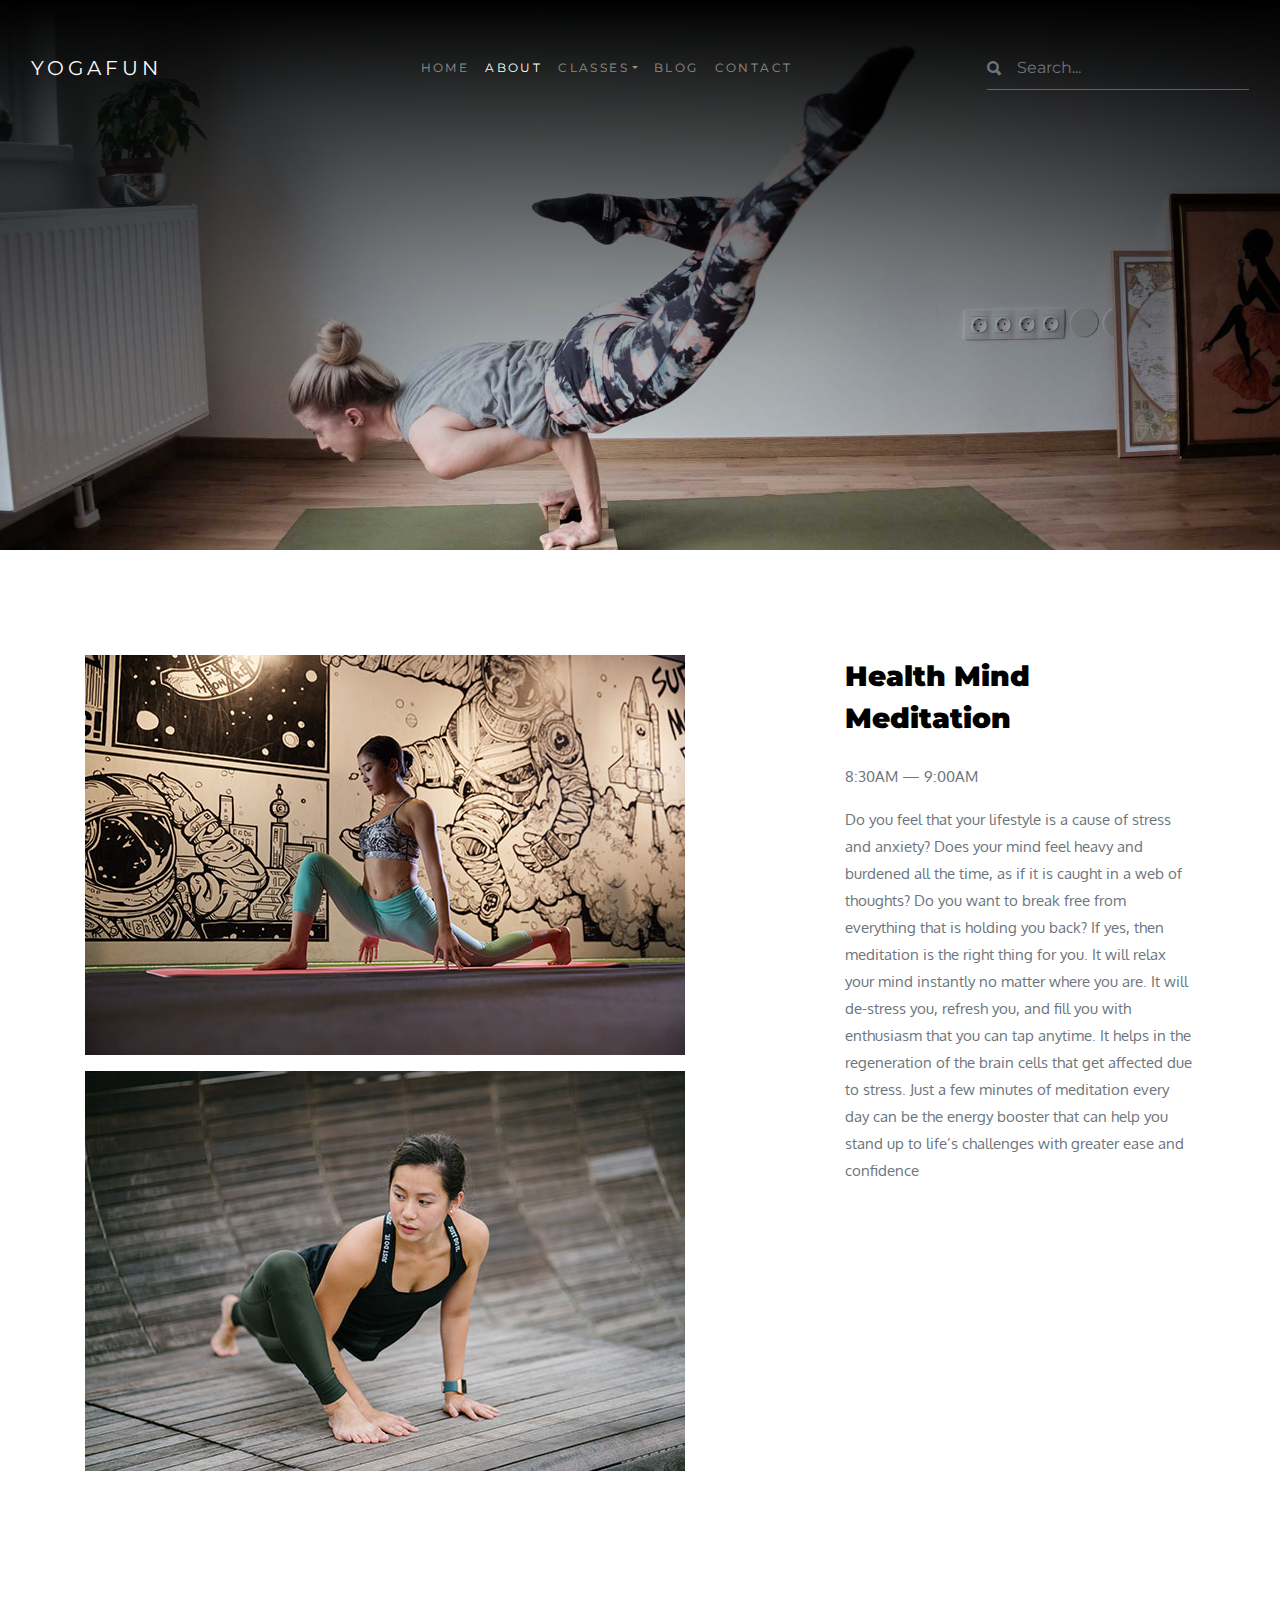
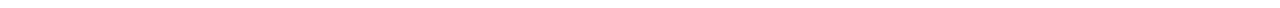
<file: class-single.html>
<!doctype html>
<html lang="en">

<head>
  <title>YogaFun</title>
  <meta charset="utf-8">
  <meta name="viewport" content="width=device-width, initial-scale=1, shrink-to-fit=no">

  <link href="https://fonts.googleapis.com/css?family=Montserrat:400,700|Oxygen:400,700" rel="stylesheet">

  <link rel="stylesheet" href="css/animate.css">
  <link rel="stylesheet" href="css/owl.carousel.min.css">
  <link rel="stylesheet" href="css/jquery.fancybox.min.css">

  <link rel="stylesheet" href="fonts/ionicons/css/ionicons.min.css">
  <link rel="stylesheet" href="fonts/fontawesome/css/font-awesome.min.css">
  <link rel="stylesheet" href="fonts/flaticon/font/flaticon.css">

  <!-- Theme Style -->
  <link rel="stylesheet" href="css/style.css">

</head>

<body>

  <header role="banner">
    <nav class="navbar navbar-expand-lg navbar-dark bg-dark">
      <div class="container-fluid">
        <a class="navbar-brand " href="index.html">YogaFun</a>
        <button class="navbar-toggler" type="button" data-toggle="collapse" data-target="#navbarsExample05"
          aria-controls="navbarsExample05" aria-expanded="false" aria-label="Toggle navigation">
          <span class="navbar-toggler-icon"></span>
        </button>

        <div class="collapse navbar-collapse" id="navbarsExample05">
          <ul class="navbar-nav pl-md-5 ml-auto">
            <li class="nav-item">
              <a class="nav-link" href="index.html">Home</a>
            </li>
            <li class="nav-item ">
              <a class="nav-link active" href="about.html">About</a>
            </li>
            <li class="nav-item dropdown">
              <a class="nav-link dropdown-toggle" href="classes.html" id="dropdown04" data-toggle="dropdown"
                aria-haspopup="true" aria-expanded="false">Classes</a>
              <div class="dropdown-menu" aria-labelledby="dropdown04">
                <a class="dropdown-item" href="classes.html">Health Mind Meditation</a>
                <a class="dropdown-item" href="classes.html">Mind Balance Yoga</a>
                <a class="dropdown-item" href="classes.html">Body Strength Pilates</a>
              </div>
            </li>
            <li class="nav-item">
              <a class="nav-link" href="blog.html">Blog</a>
            </li>
            <li class="nav-item">
              <a class="nav-link" href="contact.html">Contact</a>
            </li>
          </ul>

          <div class="navbar-nav ml-auto">
            <form method="post" class="search-form">
              <span class="icon ion ion-search"></span>
              <input type="text" class="form-control" placeholder="Search...">
            </form>
          </div>

        </div>
      </div>
    </nav>
  </header>
  <!-- END header -->

  <div class="top-shadow"></div>

  <div class="inner-page">
    <div class="slider-item" style="background-image: url('images/hero_1.jpg');">
      <div class="container">
        <div class="row slider-text align-items-center justify-content-center">
          <div class="col-lg-9 text-center col-sm-12 element-animate">
            <h1 class="mb-4"><span>Health Mind Meditation</span></h1>
          </div>
        </div>
      </div>
    </div>
  </div>



  <div class="section">
    <div class="container">
      <div class="row">
        <div class="col-lg-8">
          <p><img src="images/img_5_sm.jpg" alt="Image" class="img-fluid"></p>
          <p><img src="images/img_6_sm.jpg" alt="Image" class="img-fluid"></p>
        </div>
        <div class="col-lg-4 order-lg-2">
          <h3 class="mb-4">Health Mind Meditation</h3>
          <p class="text-uppercase">8:30am &mdash; 9:00am</p>
          <p>Do you feel that your lifestyle is a cause of stress and anxiety? Does your mind feel heavy and burdened all the time, as if it is caught in a web of thoughts?
            Do you want to break free from everything that is holding you back? If yes, then meditation is the right thing for you. It will relax your mind instantly no matter where you are.
             It will de-stress you, refresh you, and fill you with enthusiasm that you can tap anytime. It helps in the regeneration of the brain cells that get affected due to stress.
             Just a few minutes of meditation every day can be the energy booster that can help you stand up to life’s challenges with greater ease and confidence</p>
          <p class="mb-5"></p>

        </div>
      </div>
    </div>
  </div>

  <p></p>


  <!-- loader -->
  <div id="loader" class="show fullscreen"><svg class="circular" width="48px" height="48px">
      <circle class="path-bg" cx="24" cy="24" r="22" fill="none" stroke-width="4" stroke="#eeeeee" />
      <circle class="path" cx="24" cy="24" r="22" fill="none" stroke-width="4" stroke-miterlimit="10"
        stroke="#f4b214" /></svg></div>

  <script src="js/jquery-3.2.1.min.js"></script>
  <script src="js/popper.min.js"></script>
  <script src="js/bootstrap.min.js"></script>
  <script src="js/owl.carousel.min.js"></script>
  <script src="js/jquery.waypoints.min.js"></script>
  <script src="js/jquery.fancybox.min.js"></script>
  <script src="js/main.js"></script>
</body>

</html>
</file>
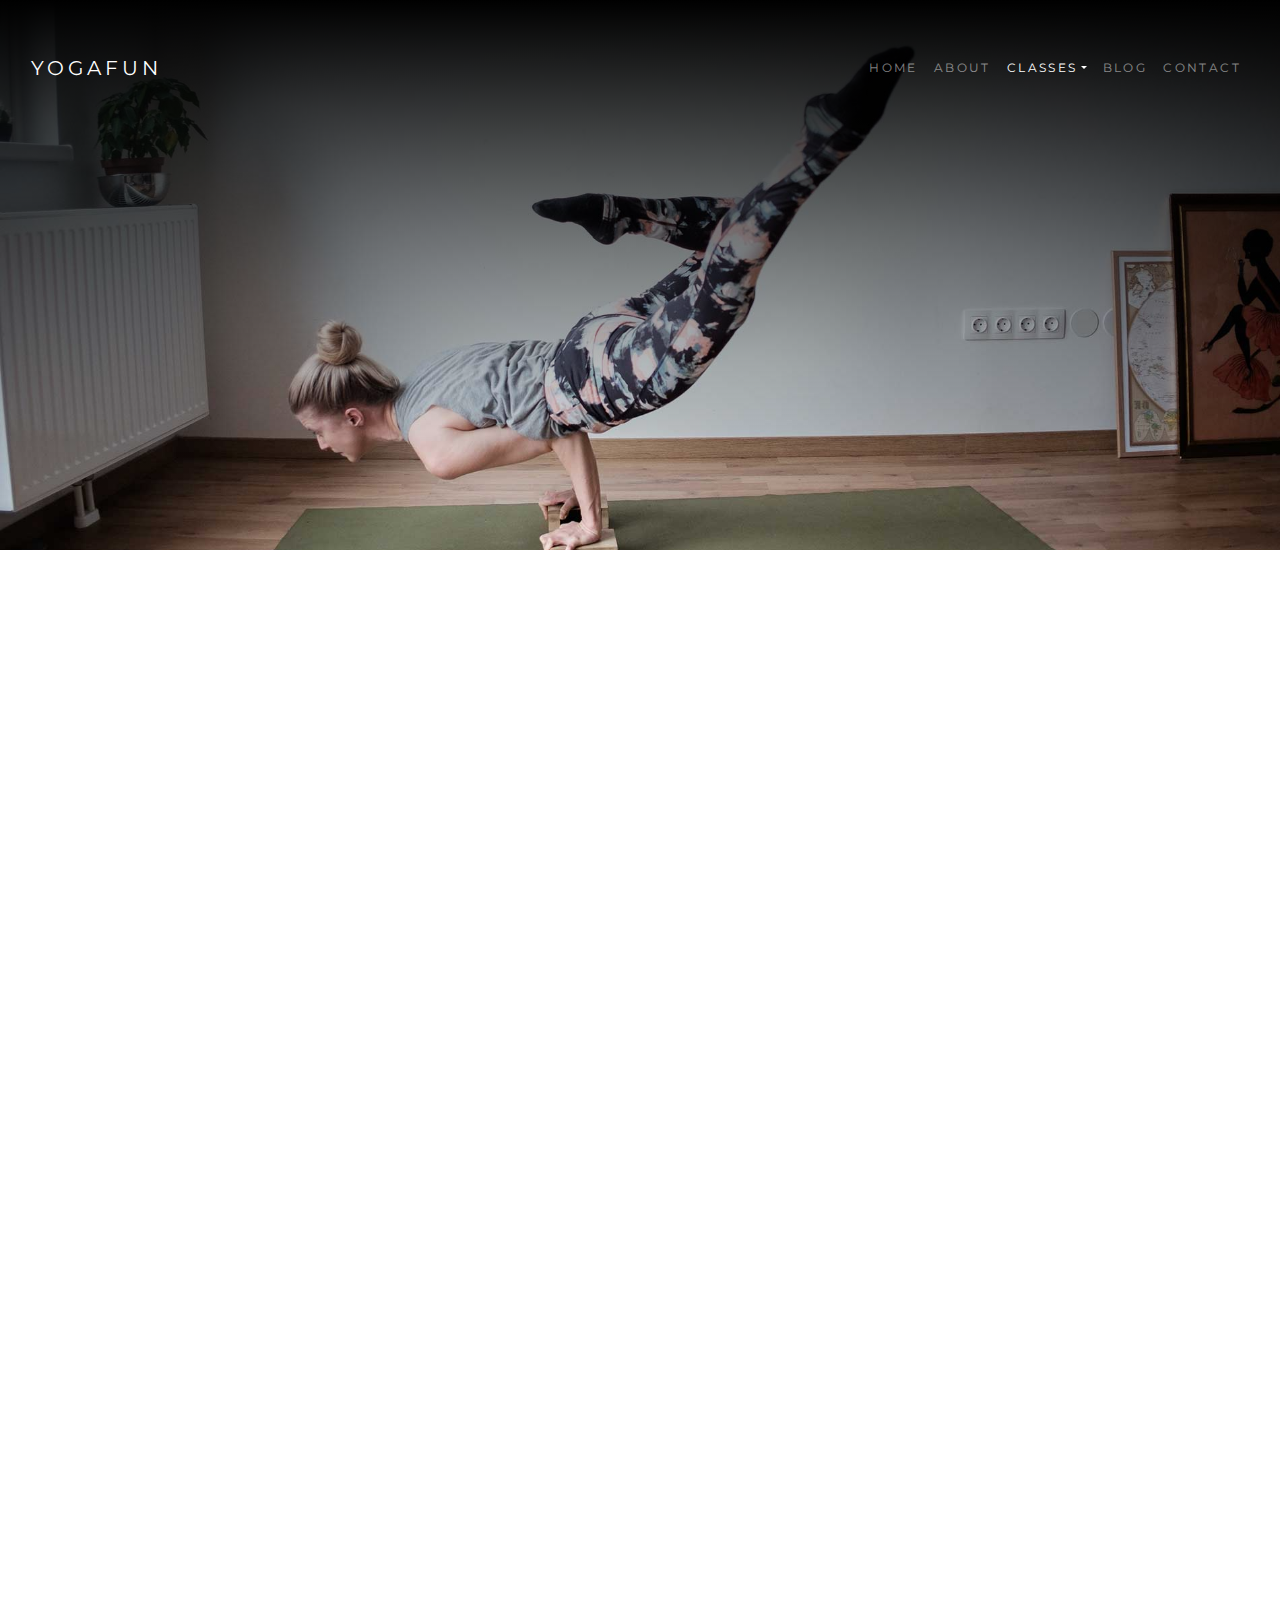
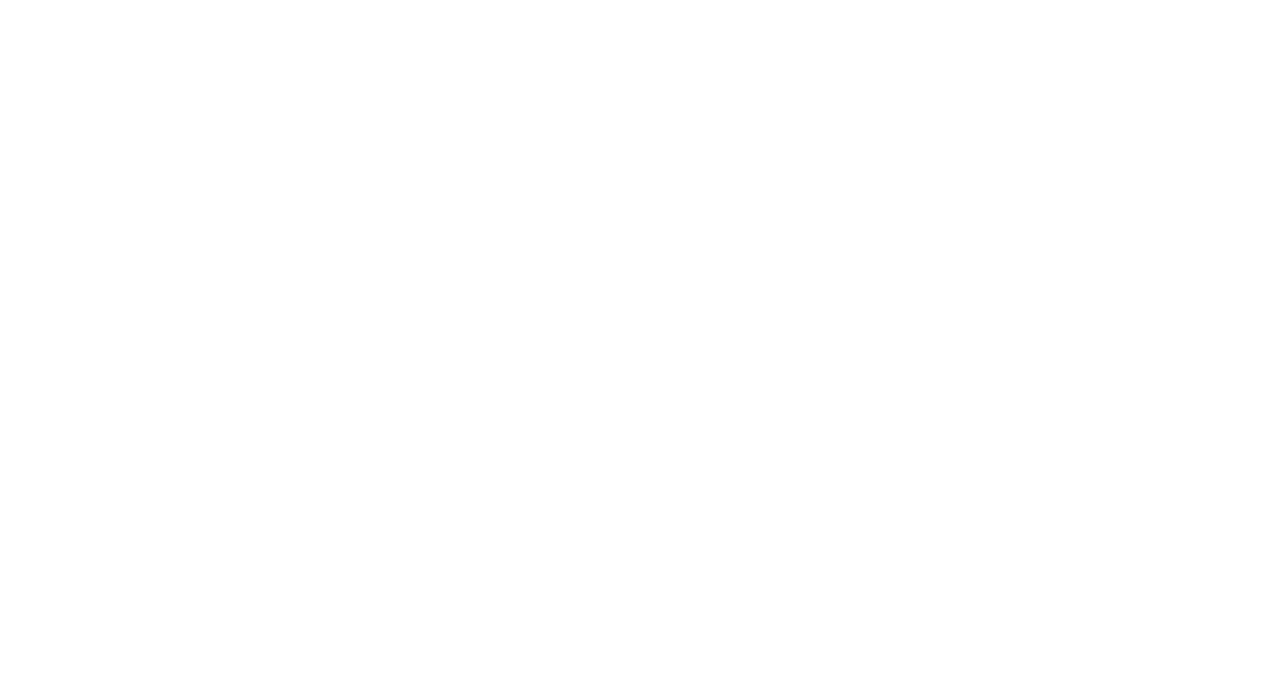
<file: classes.html>
<!doctype html>
<html lang="en">

<head>
  <title>YogaFun</title>
  <meta charset="utf-8">
  <meta name="viewport" content="width=device-width, initial-scale=1, shrink-to-fit=no">

  <link href="https://fonts.googleapis.com/css?family=Montserrat:400,700|Oxygen:400,700" rel="stylesheet">

  <link rel="stylesheet" href="css/animate.css">
  <link rel="stylesheet" href="css/owl.carousel.min.css">
  <link rel="stylesheet" href="css/jquery.fancybox.min.css">

  <link rel="stylesheet" href="fonts/ionicons/css/ionicons.min.css">
  <link rel="stylesheet" href="fonts/fontawesome/css/font-awesome.min.css">
  <link rel="stylesheet" href="fonts/flaticon/font/flaticon.css">

  <!-- Theme Style -->
  <link rel="stylesheet" href="css/style.css">

</head>

<body>

  <header role="banner">
    <nav class="navbar navbar-expand-lg navbar-dark bg-dark">
      <div class="container-fluid">
        <a class="navbar-brand " href="index.html">YogaFun</a>
        <button class="navbar-toggler" type="button" data-toggle="collapse" data-target="#navbarsExample05"
          aria-controls="navbarsExample05" aria-expanded="false" aria-label="Toggle navigation">
          <span class="navbar-toggler-icon"></span>
        </button>

        <div class="collapse navbar-collapse" id="navbarsExample05">
          <ul class="navbar-nav pl-md-5 ml-auto">
            <li class="nav-item">
              <a class="nav-link" href="index.html">Home</a>
            </li>
            <li class="nav-item ">
              <a class="nav-link" href="about.html">About</a>
            </li>
            <li class="nav-item dropdown">
              <a class="nav-link dropdown-toggle active" href="classes.html" id="dropdown04" data-toggle="dropdown"
                aria-haspopup="true" aria-expanded="false">Classes</a>
              <div class="dropdown-menu" aria-labelledby="dropdown04">
                <a class="dropdown-item" href="classes.html">Health Mind Meditation</a>
                <a class="dropdown-item" href="classes.html">Mind Balance Yoga</a>
                <a class="dropdown-item" href="classes.html">Body Strength Pilates</a>
              </div>
            </li>
            <li class="nav-item">
              <a class="nav-link" href="blog.html">Blog</a>
            </li>
            <li class="nav-item">
              <a class="nav-link" href="contact.html">Contact</a>
            </li>
          </ul>
        </div>
      </div>
    </nav>
  </header>
  <!-- END header -->

  <div class="top-shadow"></div>

  <div class="inner-page">
    <div class="slider-item" style="background-image: url('images/hero_1.jpg');">
      <div class="container">
        <div class="row slider-text align-items-center justify-content-center">
          <div class="col-lg-9 text-center col-sm-12 element-animate">
            <h1 class="mb-4"><span>Yoga Classes</span></h1>
          </div>
        </div>
      </div>
    </div>
  </div>


  <div>
    <div class="half d-lg-flex d-block">
      <div class="image element-animate" style="background-image: url('images/img_5_sm.jpg')"></div>
      <div class="text text-center element-animate">
        <h3 class="mb-4">Health Mind Meditation</h3>
        <p class="text-uppercase">8:30am &mdash; 9:00am</p>
        <p class="mb-5">Do you feel that your lifestyle is a cause of stress and anxiety? Does your mind feel heavy and burdened all the time, as if it is caught in a web of thoughts?
          Do you want to break free from everything that is holding you back? If yes, then meditation is the right thing for you. It will relax your mind instantly no matter where you are.
           It will de-stress you, refresh you, and fill you with enthusiasm that you can tap anytime. It helps in the regeneration of the brain cells that get affected due to stress.
           Just a few minutes of meditation every day can be the energy booster that can help you stand up to life’s challenges with greater ease and confidence.</p>

      </div>
    </div>

    <div class="half d-lg-flex d-block">
      <div class="image order-2 element-animate" style="background-image: url('images/img_4_sm.jpg')"></div>
      <div class="text text-center element-animate">
        <h3 class="mb-4">Mind Balance</h3>
        <p class="text-uppercase">9:30am &mdash; 10:00am</p>
        <p class="mb-5">Mind Balance offers advanced brain training sessions using various yoga poses and asanas that enhances your wellbeing and trains your brain to operate at peak performance.

Brain training is a non-invasive, transformative practice that delivers feedback to the brain about its own activity, helping it learn and improve performance over time. Finally, train your brain like you train your body, and unlock your fullest potential.

With continued use, you can improve resilience, creativity and focus, and feel more centered and calm across all aspects of your life. </p>


      </div>
    </div>

    <div class="half d-lg-flex d-block">
      <div class="image element-animate" style="background-image: url('images/img_3_sm.jpg')"></div>
      <div class="text text-center element-animate">
        <h3 class="mb-4">Body Strenth Pilates</h3>
        <p class="text-uppercase">10:00am &mdash; 10:30am</p>
        <p class="mb-5">Pilates is a form of low-impact exercise that aims to strengthen muscles while improving postural alignment and flexibility. Pilates moves tend to target the core, although the exercises work other areas of your body as well. You can do Pilates with or without equipment (more on that below), but no matter what, expect the moves to involve slow, precise movements and breath control. "Pilates is a full-body exercise method that will help you do everything better.</p>

      </div>
    </div>

  </div>


  <!-- loader -->
  <div id="loader" class="show fullscreen"><svg class="circular" width="48px" height="48px">
      <circle class="path-bg" cx="24" cy="24" r="22" fill="none" stroke-width="4" stroke="#eeeeee" />
      <circle class="path" cx="24" cy="24" r="22" fill="none" stroke-width="4" stroke-miterlimit="10"
        stroke="#f4b214" /></svg></div>

  <script src="js/jquery-3.2.1.min.js"></script>
  <script src="js/popper.min.js"></script>
  <script src="js/bootstrap.min.js"></script>
  <script src="js/owl.carousel.min.js"></script>
  <script src="js/jquery.waypoints.min.js"></script>
  <script src="js/jquery.fancybox.min.js"></script>
  <script src="js/main.js"></script>
</body>

</html>
</file>
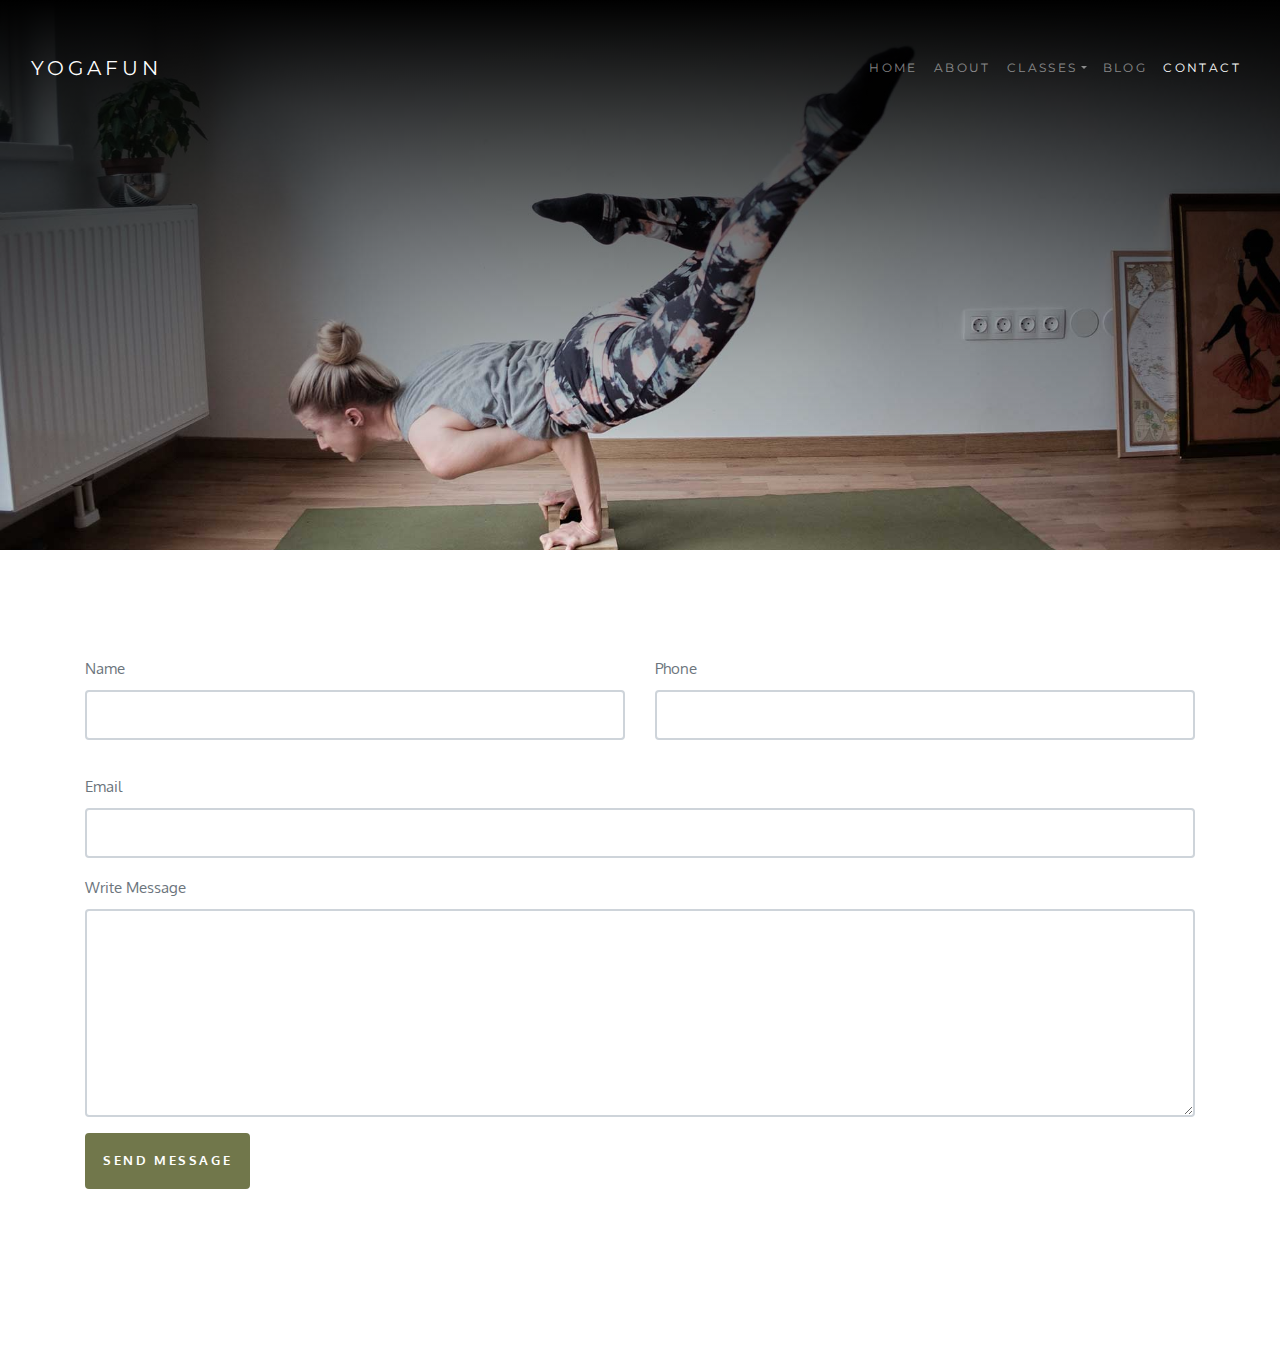
<file: contact.html>
<!doctype html>
<html lang="en">

<head>
  <title>YogaFun</title>
  <meta charset="utf-8">
  <meta name="viewport" content="width=device-width, initial-scale=1, shrink-to-fit=no">

  <link href="https://fonts.googleapis.com/css?family=Montserrat:400,700|Oxygen:400,700" rel="stylesheet">

  <link rel="stylesheet" href="css/animate.css">
  <link rel="stylesheet" href="css/owl.carousel.min.css">
  <link rel="stylesheet" href="css/jquery.fancybox.min.css">

  <link rel="stylesheet" href="fonts/ionicons/css/ionicons.min.css">
  <link rel="stylesheet" href="fonts/fontawesome/css/font-awesome.min.css">
  <link rel="stylesheet" href="fonts/flaticon/font/flaticon.css">

  <!-- Theme Style -->
  <link rel="stylesheet" href="css/style.css">

</head>

<body>

  <header role="banner">
    <nav class="navbar navbar-expand-lg navbar-dark bg-dark">
      <div class="container-fluid">
        <a class="navbar-brand " href="index.html">YogaFun</a>
        <button class="navbar-toggler" type="button" data-toggle="collapse" data-target="#navbarsExample05"
          aria-controls="navbarsExample05" aria-expanded="false" aria-label="Toggle navigation">
          <span class="navbar-toggler-icon"></span>
        </button>

        <div class="collapse navbar-collapse" id="navbarsExample05">
          <ul class="navbar-nav pl-md-12 ml-auto">
            <li class="nav-item">
              <a class="nav-link" href="index.html">Home</a>
            </li>
            <li class="nav-item ">
              <a class="nav-link" href="about.html">About</a>
            </li>
            <li class="nav-item dropdown">
              <a class="nav-link dropdown-toggle" href="classes.html" id="dropdown04" data-toggle="dropdown"
                aria-haspopup="true" aria-expanded="false">Classes</a>
              <div class="dropdown-menu" aria-labelledby="dropdown04">
                <a class="dropdown-item" href="classes.html">Health Mind Meditation</a>
                <a class="dropdown-item" href="classes.html">Mind Balance Yoga</a>
                <a class="dropdown-item" href="classes.html">Body Strength Pilates</a>
              </div>
            </li>
            <li class="nav-item">
              <a class="nav-link" href="blog.html">Blog</a>
            </li>
            <li class="nav-item">
              <a class="nav-link active" href="contact.html">Contact</a>
            </li>
          </ul>


        </div>
      </div>
    </nav>
  </header>
  <!-- END header -->

  <div class="top-shadow"></div>

  <div class="inner-page">
    <div class="slider-item" style="background-image: url('images/hero_1.jpg');">
      <div class="container">
        <div class="row slider-text align-items-center justify-content-center">
          <div class="col-lg-9 text-center col-sm-12 element-animate">
            <h1 class="mb-4"><span>Contact Us</span></h1>

          </div>
        </div>
      </div>
    </div>
  </div>

  <div class="section">
    <div class="container">
      <div class="row">
        <div class="col-md-12 mb-5 order-2">
          <form action="insert.php" method="POST">
            <div class="row">
              <div class="col-md-6 form-group">
                <label for="name">Name</label>
                <input type="text" id="Name" name="Name" class="form-control" required>
              </div>
              <div class="col-md-6 form-group">
                <label for="phone">Phone</label>
                <input type="text" id="Phone" name="Phone"class="form-control" required>
              </div>
            </div>
            <div class="row">
              <div class="col-md-12 form-group">

              </div>
            </div>
            <div class="row">
              <div class="col-md-12 form-group">
                <label for="email">Email</label>
                <input type="Email" id="Email" name="Email"class="form-control" required>
              </div>
            </div>
            <div class="row">
              <div class="col-md-12 form-group">
                <label for="message">Write Message</label>
                <textarea id="Message" name="Message" class="form-control" cols="30" rows="8" required></textarea>
              </div>
            </div>
            <div class="row">
              <div class="col-md-6 form-group">
                <input type="submit" value="Send Message" class="btn btn-primary px-3 py-3">
                
              </div>
            </div>
          </form>
        </div>
      </div>
    </div>
  </div>

  
  <!-- loader -->
  <div id="loader" class="show fullscreen"><svg class="circular" width="48px" height="48px">
      <circle class="path-bg" cx="24" cy="24" r="22" fill="none" stroke-width="4" stroke="#eeeeee" />
      <circle class="path" cx="24" cy="24" r="22" fill="none" stroke-width="4" stroke-miterlimit="10"
        stroke="#f4b214" /></svg></div>

  <script src="js/jquery-3.2.1.min.js"></script>
  <script src="js/popper.min.js"></script>
  <script src="js/bootstrap.min.js"></script>
  <script src="js/owl.carousel.min.js"></script>
  <script src="js/jquery.waypoints.min.js"></script>
  <script src="js/jquery.fancybox.min.js"></script>
  <script src="js/main.js"></script>
</body>

</html>
</file>
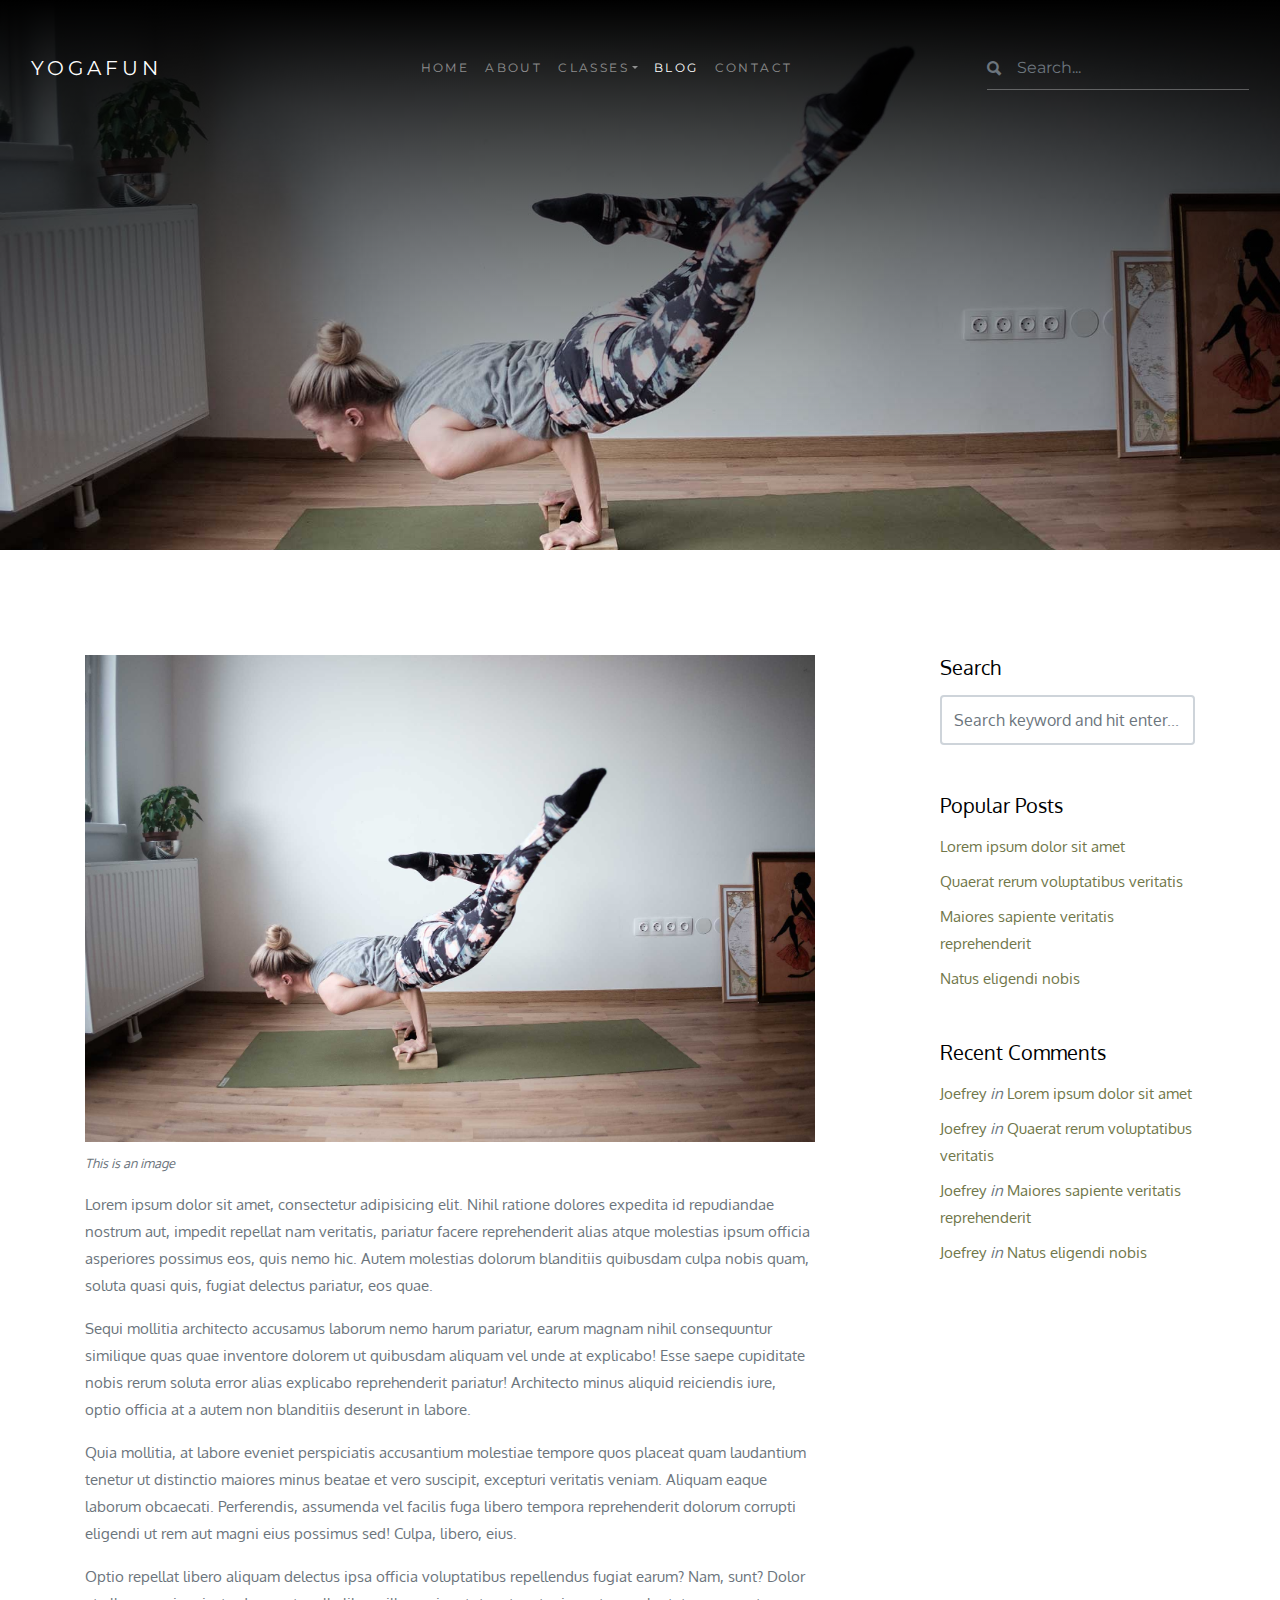
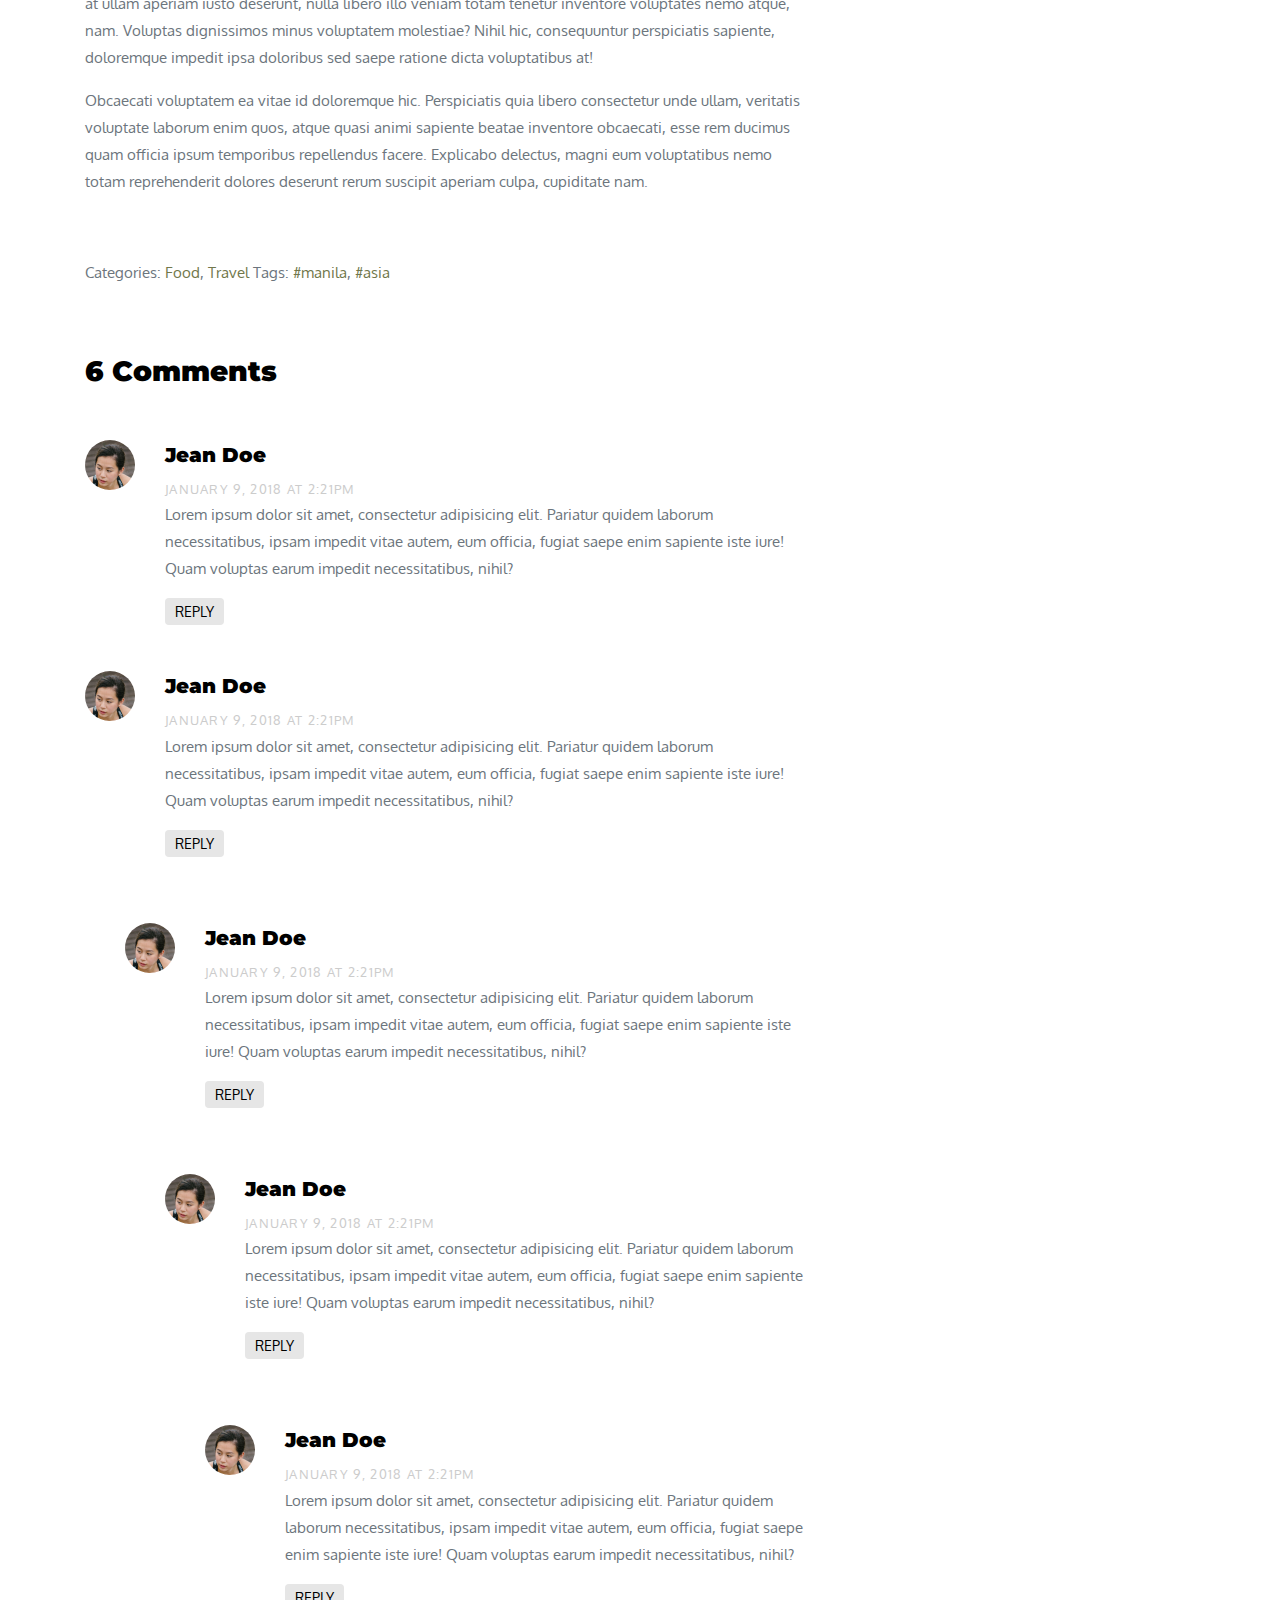
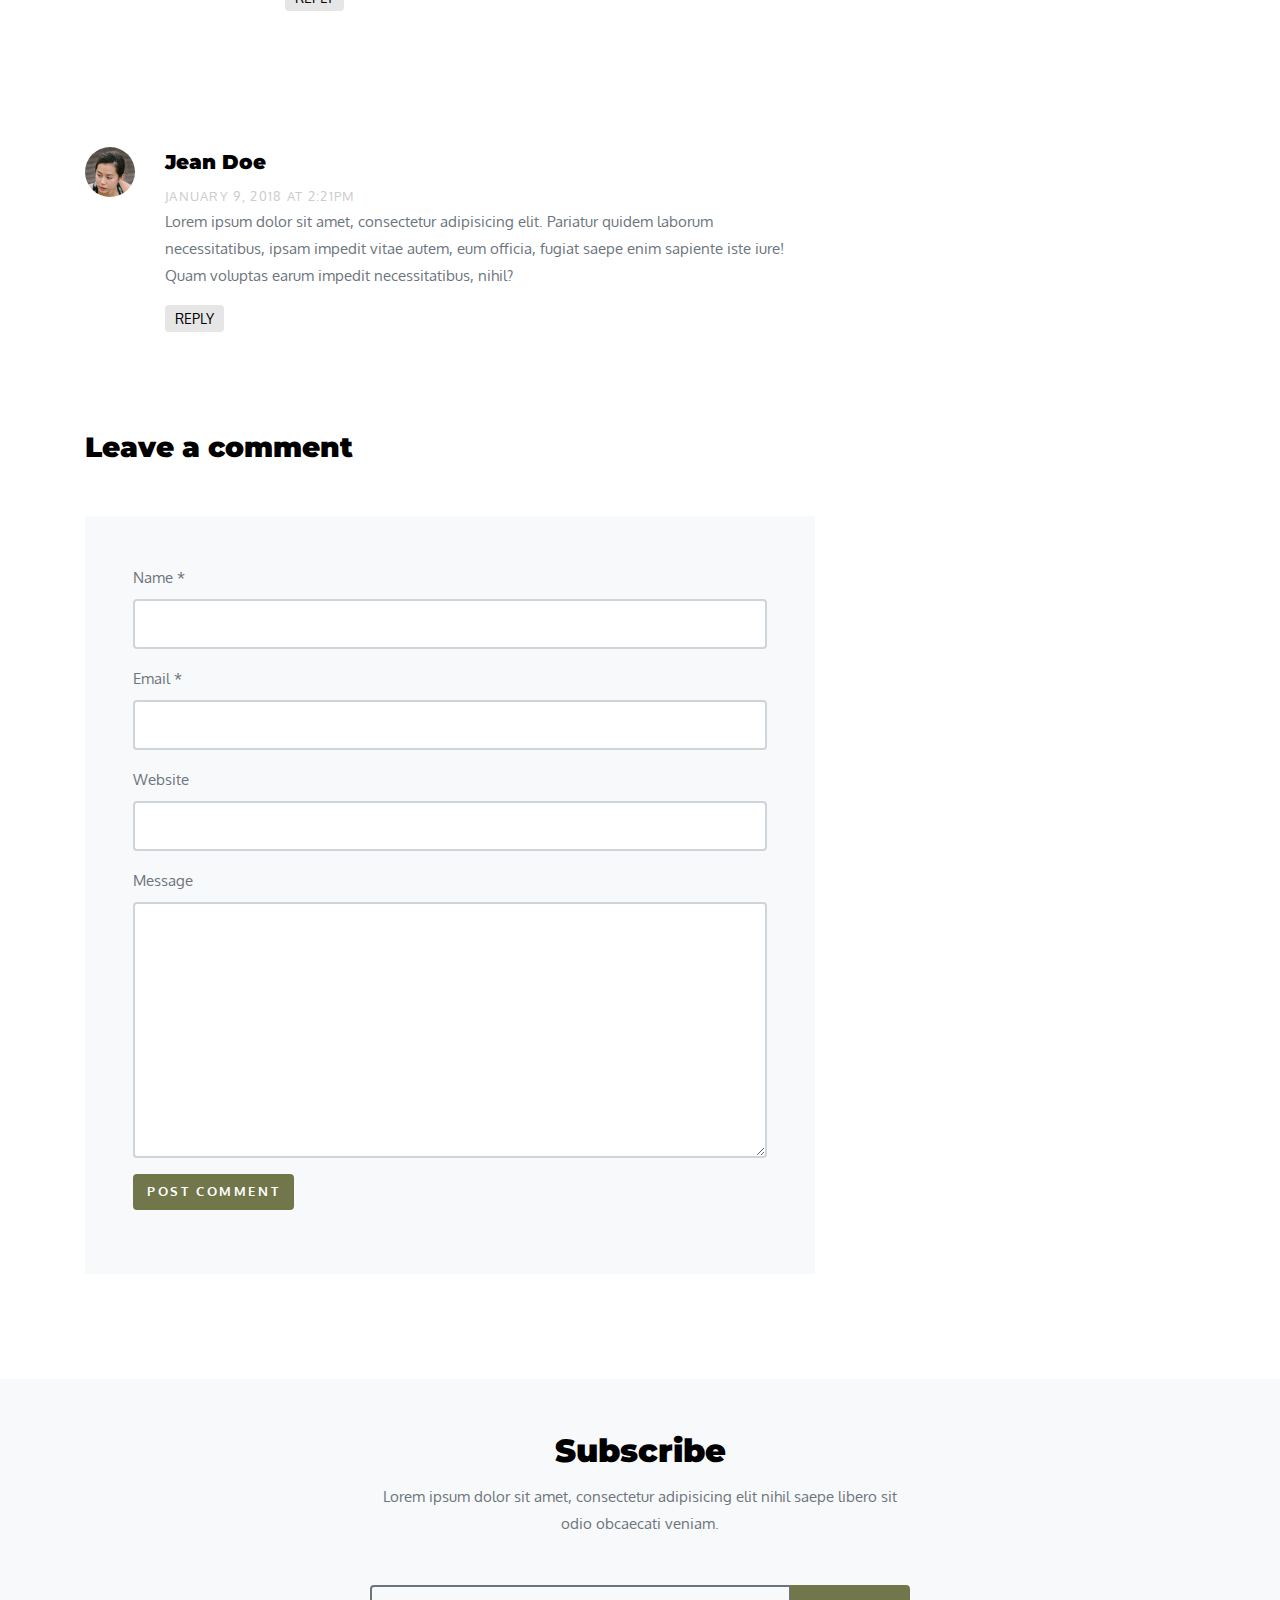
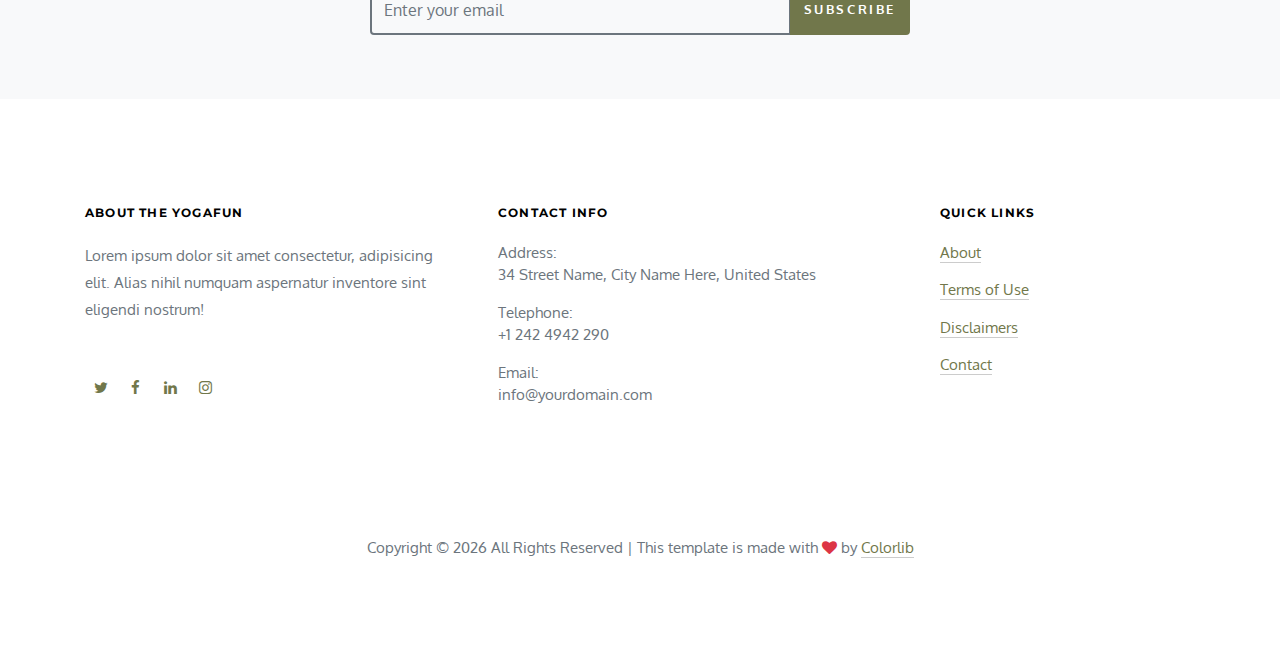
<file: single.html>
<!doctype html>
<html lang="en">

<head>
  <title>YogaFun &mdash; Website Template by Colorlib</title>
  <meta charset="utf-8">
  <meta name="viewport" content="width=device-width, initial-scale=1, shrink-to-fit=no">

  <link href="https://fonts.googleapis.com/css?family=Montserrat:400,700|Oxygen:400,700" rel="stylesheet">

  <link rel="stylesheet" href="css/animate.css">
  <link rel="stylesheet" href="css/owl.carousel.min.css">
  <link rel="stylesheet" href="css/jquery.fancybox.min.css">

  <link rel="stylesheet" href="fonts/ionicons/css/ionicons.min.css">
  <link rel="stylesheet" href="fonts/fontawesome/css/font-awesome.min.css">
  <link rel="stylesheet" href="fonts/flaticon/font/flaticon.css">

  <!-- Theme Style -->
  <link rel="stylesheet" href="css/style.css">

</head>

<body>

  <header role="banner">
    <nav class="navbar navbar-expand-lg navbar-dark bg-dark">
      <div class="container-fluid">
        <a class="navbar-brand " href="index.html">YogaFun</a>
        <button class="navbar-toggler" type="button" data-toggle="collapse" data-target="#navbarsExample05"
          aria-controls="navbarsExample05" aria-expanded="false" aria-label="Toggle navigation">
          <span class="navbar-toggler-icon"></span>
        </button>

        <div class="collapse navbar-collapse" id="navbarsExample05">
          <ul class="navbar-nav pl-md-5 ml-auto">
            <li class="nav-item">
              <a class="nav-link" href="index.html">Home</a>
            </li>
            <li class="nav-item ">
              <a class="nav-link " href="about.html">About</a>
            </li>
            <li class="nav-item dropdown">
              <a class="nav-link dropdown-toggle" href="classes.html" id="dropdown04" data-toggle="dropdown"
                aria-haspopup="true" aria-expanded="false">Classes</a>
              <div class="dropdown-menu" aria-labelledby="dropdown04">
                <a class="dropdown-item" href="classes.html">Health Mind Meditation</a>
                <a class="dropdown-item" href="classes.html">Mind Balance Yoga</a>
                <a class="dropdown-item" href="classes.html">Body Strength Pilates</a>
              </div>
            </li>
            <li class="nav-item">
              <a class="nav-link active" href="blog.html">Blog</a>
            </li>
            <li class="nav-item">
              <a class="nav-link" href="contact.html">Contact</a>
            </li>
          </ul>

          <div class="navbar-nav ml-auto">
            <form method="post" class="search-form">
              <span class="icon ion ion-search"></span>
              <input type="text" class="form-control" placeholder="Search...">
            </form>
          </div>

        </div>
      </div>
    </nav>
  </header>
  <!-- END header -->

  <div class="top-shadow"></div>

  <div class="inner-page">
    <div class="slider-item" style="background-image: url('images/hero_1.jpg');">
      <div class="container">
        <div class="row slider-text align-items-center justify-content-center">
          <div class="col-lg-9 text-center col-sm-12 element-animate">
            <h1 class="mb-4"><span>Yoga Is Very Popular In New York</span></h1>
            <span>May 16, 2019 &mdash; By Admin</span>

          </div>
        </div>
      </div>
    </div>
  </div>

  <div class="section">
    <div class="container">
      <div class="row">
        <div class="col-lg-8">
  
          <figure>
            <img src="images/hero_1.jpg" alt="Image" class="img-fluid">
            <figcaption>This is an image</figcaption>
          </figure>
  
          <p>Lorem ipsum dolor sit amet, consectetur adipisicing elit. Nihil ratione dolores expedita id repudiandae
            nostrum aut, impedit repellat nam veritatis, pariatur facere reprehenderit alias atque molestias ipsum officia
            asperiores possimus eos, quis nemo hic. Autem molestias dolorum blanditiis quibusdam culpa nobis quam, soluta
            quasi quis, fugiat delectus pariatur, eos quae.</p>
          <p>Sequi mollitia architecto accusamus laborum nemo harum pariatur, earum magnam nihil consequuntur similique
            quas quae inventore dolorem ut quibusdam aliquam vel unde at explicabo! Esse saepe cupiditate nobis rerum
            soluta error alias explicabo reprehenderit pariatur! Architecto minus aliquid reiciendis iure, optio officia
            at a autem non blanditiis deserunt in labore.</p>
          <p>Quia mollitia, at labore eveniet perspiciatis accusantium molestiae tempore quos placeat quam laudantium
            tenetur ut distinctio maiores minus beatae et vero suscipit, excepturi veritatis veniam. Aliquam eaque laborum
            obcaecati. Perferendis, assumenda vel facilis fuga libero tempora reprehenderit dolorum corrupti eligendi ut
            rem aut magni eius possimus sed! Culpa, libero, eius.</p>
          <p>Optio repellat libero aliquam delectus ipsa officia voluptatibus repellendus fugiat earum? Nam, sunt? Dolor
            at ullam aperiam iusto deserunt, nulla libero illo veniam totam tenetur inventore voluptates nemo atque, nam.
            Voluptas dignissimos minus voluptatem molestiae? Nihil hic, consequuntur perspiciatis sapiente, doloremque
            impedit ipsa doloribus sed saepe ratione dicta voluptatibus at!</p>
          <p>Obcaecati voluptatem ea vitae id doloremque hic. Perspiciatis quia libero consectetur unde ullam, veritatis
            voluptate laborum enim quos, atque quasi animi sapiente beatae inventore obcaecati, esse rem ducimus quam
            officia ipsum temporibus repellendus facere. Explicabo delectus, magni eum voluptatibus nemo totam
            reprehenderit dolores deserunt rerum suscipit aperiam culpa, cupiditate nam.</p>
  
  
          <div class="pt-5">
            <p>Categories: <a href="#">Food</a>, <a href="#">Travel</a> Tags: <a href="#">#manila</a>, <a
                href="#">#asia</a></p>
          </div>
  
  
          <div class="pt-5">
            <h3 class="mb-5">6 Comments</h3>
            <ul class="comment-list">
              <li class="comment">
                <div class="vcard">
                  <img src="images/person_1.jpg" alt="Image placeholder">
                </div>
                <div class="comment-body">
                  <h3>Jean Doe</h3>
                  <div class="meta">January 9, 2018 at 2:21pm</div>
                  <p>Lorem ipsum dolor sit amet, consectetur adipisicing elit. Pariatur quidem laborum necessitatibus,
                    ipsam impedit vitae autem, eum officia, fugiat saepe enim sapiente iste iure! Quam voluptas earum
                    impedit necessitatibus, nihil?</p>
                  <p><a href="#" class="reply rounded">Reply</a></p>
                </div>
              </li>
  
              <li class="comment">
                <div class="vcard">
                  <img src="images/person_1.jpg" alt="Image placeholder">
                </div>
                <div class="comment-body">
                  <h3>Jean Doe</h3>
                  <div class="meta">January 9, 2018 at 2:21pm</div>
                  <p>Lorem ipsum dolor sit amet, consectetur adipisicing elit. Pariatur quidem laborum necessitatibus,
                    ipsam impedit vitae autem, eum officia, fugiat saepe enim sapiente iste iure! Quam voluptas earum
                    impedit necessitatibus, nihil?</p>
                  <p><a href="#" class="reply rounded">Reply</a></p>
                </div>
  
                <ul class="children">
                  <li class="comment">
                    <div class="vcard">
                      <img src="images/person_1.jpg" alt="Image placeholder">
                    </div>
                    <div class="comment-body">
                      <h3>Jean Doe</h3>
                      <div class="meta">January 9, 2018 at 2:21pm</div>
                      <p>Lorem ipsum dolor sit amet, consectetur adipisicing elit. Pariatur quidem laborum necessitatibus,
                        ipsam impedit vitae autem, eum officia, fugiat saepe enim sapiente iste iure! Quam voluptas earum
                        impedit necessitatibus, nihil?</p>
                      <p><a href="#" class="reply rounded">Reply</a></p>
                    </div>
  
  
                    <ul class="children">
                      <li class="comment">
                        <div class="vcard">
                          <img src="images/person_1.jpg" alt="Image placeholder">
                        </div>
                        <div class="comment-body">
                          <h3>Jean Doe</h3>
                          <div class="meta">January 9, 2018 at 2:21pm</div>
                          <p>Lorem ipsum dolor sit amet, consectetur adipisicing elit. Pariatur quidem laborum
                            necessitatibus, ipsam impedit vitae autem, eum officia, fugiat saepe enim sapiente iste iure!
                            Quam voluptas earum impedit necessitatibus, nihil?</p>
                          <p><a href="#" class="reply rounded">Reply</a></p>
                        </div>
  
                        <ul class="children">
                          <li class="comment">
                            <div class="vcard">
                              <img src="images/person_1.jpg" alt="Image placeholder">
                            </div>
                            <div class="comment-body">
                              <h3>Jean Doe</h3>
                              <div class="meta">January 9, 2018 at 2:21pm</div>
                              <p>Lorem ipsum dolor sit amet, consectetur adipisicing elit. Pariatur quidem laborum
                                necessitatibus, ipsam impedit vitae autem, eum officia, fugiat saepe enim sapiente iste
                                iure! Quam voluptas earum impedit necessitatibus, nihil?</p>
                              <p><a href="#" class="reply rounded">Reply</a></p>
                            </div>
                          </li>
                        </ul>
                      </li>
                    </ul>
                  </li>
                </ul>
              </li>
  
              <li class="comment">
                <div class="vcard">
                  <img src="images/person_1.jpg" alt="Image placeholder">
                </div>
                <div class="comment-body">
                  <h3>Jean Doe</h3>
                  <div class="meta">January 9, 2018 at 2:21pm</div>
                  <p>Lorem ipsum dolor sit amet, consectetur adipisicing elit. Pariatur quidem laborum necessitatibus,
                    ipsam impedit vitae autem, eum officia, fugiat saepe enim sapiente iste iure! Quam voluptas earum
                    impedit necessitatibus, nihil?</p>
                  <p><a href="#" class="reply rounded">Reply</a></p>
                </div>
              </li>
            </ul>
            <!-- END comment-list -->
  
            <div class="comment-form-wrap pt-5">
              <h3 class="mb-5">Leave a comment</h3>
              <form action="#" class="p-5 bg-light">
                <div class="form-group">
                  <label for="name">Name *</label>
                  <input type="text" class="form-control" id="name">
                </div>
                <div class="form-group">
                  <label for="email">Email *</label>
                  <input type="email" class="form-control" id="email">
                </div>
                <div class="form-group">
                  <label for="website">Website</label>
                  <input type="url" class="form-control" id="website">
                </div>
  
                <div class="form-group">
                  <label for="message">Message</label>
                  <textarea name="" id="message" cols="30" rows="10" class="form-control"></textarea>
                </div>
                <div class="form-group">
                  <input type="submit" value="Post Comment" class="btn btn-primary">
                </div>
  
              </form>
            </div>
          </div>
  
        </div>
  
  
        <div class="col-md-3 ml-auto">
          <div class="mb-5">
            <h3 class="h5 text-black mb-3">Search</h3>
            <form action="#" method="post">
              <div class="form-group d-flex">
                <input type="text" class="form-control" placeholder="Search keyword and hit enter...">
              </div>
            </form>
          </div>
  
          <div class="mb-5">
            <h3 class="h5 text-black mb-3">Popular Posts</h3>
            <ul class="list-unstyled">
              <li class="mb-2"><a href="#">Lorem ipsum dolor sit amet</a></li>
              <li class="mb-2"><a href="#">Quaerat rerum voluptatibus veritatis</a></li>
              <li class="mb-2"><a href="#">Maiores sapiente veritatis reprehenderit</a></li>
              <li class="mb-2"><a href="#">Natus eligendi nobis</a></li>
            </ul>
          </div>
  
          <div class="mb-5">
            <h3 class="h5 text-black mb-3">Recent Comments</h3>
            <ul class="list-unstyled">
              <li class="mb-2"><a href="#">Joefrey</a> <em>in</em> <a href="#">Lorem ipsum dolor sit amet</a></li>
              <li class="mb-2"><a href="#">Joefrey</a> <em>in</em> <a href="#">Quaerat rerum voluptatibus veritatis</a>
              </li>
              <li class="mb-2"><a href="#">Joefrey</a> <em>in</em> <a href="#">Maiores sapiente veritatis
                  reprehenderit</a></li>
              <li class="mb-2"><a href="#">Joefrey</a> <em>in</em> <a href="#">Natus eligendi nobis</a></li>
            </ul>
          </div>
  
        </div>
  
      </div>
    </div>
  </div>
  
  
  
  <div class="site-blocks-cover overlay inner-page-cover subscribe bg-light py-5">
    <div class="container">
      <div class="row align-items-center justify-content-center text-center">
  
        <div class="col-md-6" data-aos="fade-up" data-aos-delay="100">
          <h2>Subscribe</h2>
          <p class="mb-5">Lorem ipsum dolor sit amet, consectetur adipisicing elit nihil saepe libero sit odio obcaecati
            veniam.</p>
          <form action="#" method="post" class="site-block-subscribe">
            <div class="input-group mb-3">
              <input type="text" class="form-control border-secondary bg-transparent" placeholder="Enter your email"
                aria-label="Enter Email" aria-describedby="button-addon2">
              <div class="input-group-append">
                <button class="btn btn-primary" type="button" id="button-addon2">Subscribe</button>
              </div>
            </div>
          </form>
        </div>
      </div>
    </div>
  </div>

  <footer class="site-footer" role="contentinfo">
    <div class="container">
      <div class="row mb-5">
        <div class="col-md-4 mb-5">
          <h3>About The YogaFun</h3>
          <p class="mb-5">Lorem ipsum dolor sit amet consectetur, adipisicing elit. Alias nihil numquam aspernatur
            inventore sint eligendi nostrum!</p>
          <ul class="list-unstyled footer-link d-flex footer-social">
            <li><a href="#" class="p-2"><span class="fa fa-twitter"></span></a></li>
            <li><a href="#" class="p-2"><span class="fa fa-facebook"></span></a></li>
            <li><a href="#" class="p-2"><span class="fa fa-linkedin"></span></a></li>
            <li><a href="#" class="p-2"><span class="fa fa-instagram"></span></a></li>
          </ul>

        </div>
        <div class="col-md-5 mb-5 pl-md-5">
          <h3>Contact Info</h3>
          <ul class="list-unstyled footer-link">
            <li class="d-block">
              <span class="d-block">Address:</span>
              <span>34 Street Name, City Name Here, United States</span></li>
            <li class="d-block"><span class="d-block">Telephone:</span><span>+1 242 4942 290</span></li>
            <li class="d-block"><span class="d-block">Email:</span><span>info@yourdomain.com</span></li>
          </ul>
        </div>
        <div class="col-md-3 mb-5">
          <h3>Quick Links</h3>
          <ul class="list-unstyled footer-link">
            <li><a href="#">About</a></li>
            <li><a href="#">Terms of Use</a></li>
            <li><a href="#">Disclaimers</a></li>
            <li><a href="#">Contact</a></li>
          </ul>
        </div>
        <div class="col-md-3">

        </div>
      </div>
      <div class="row">
        <div class="col-12 text-md-center text-left">
          <p>
            <!-- Link back to Colorlib can't be removed. Template is licensed under CC BY 3.0. -->
            Copyright &copy;
            <script>document.write(new Date().getFullYear());</script> All Rights Reserved | This template is made with
            <i class="fa fa-heart text-danger" aria-hidden="true"></i> by <a href="https://colorlib.com"
              target="_blank">Colorlib</a>
            <!-- Link back to Colorlib can't be removed. Template is licensed under CC BY 3.0. -->
          </p>
        </div>
      </div>
    </div>
  </footer>
  <!-- END footer -->

  <!-- loader -->
  <div id="loader" class="show fullscreen"><svg class="circular" width="48px" height="48px">
      <circle class="path-bg" cx="24" cy="24" r="22" fill="none" stroke-width="4" stroke="#eeeeee" />
      <circle class="path" cx="24" cy="24" r="22" fill="none" stroke-width="4" stroke-miterlimit="10"
        stroke="#f4b214" /></svg></div>

  <script src="js/jquery-3.2.1.min.js"></script>
  <script src="js/popper.min.js"></script>
  <script src="js/bootstrap.min.js"></script>
  <script src="js/owl.carousel.min.js"></script>
  <script src="js/jquery.waypoints.min.js"></script>
  <script src="js/jquery.fancybox.min.js"></script>
  <script src="js/main.js"></script>
</body>

</html>
</file>
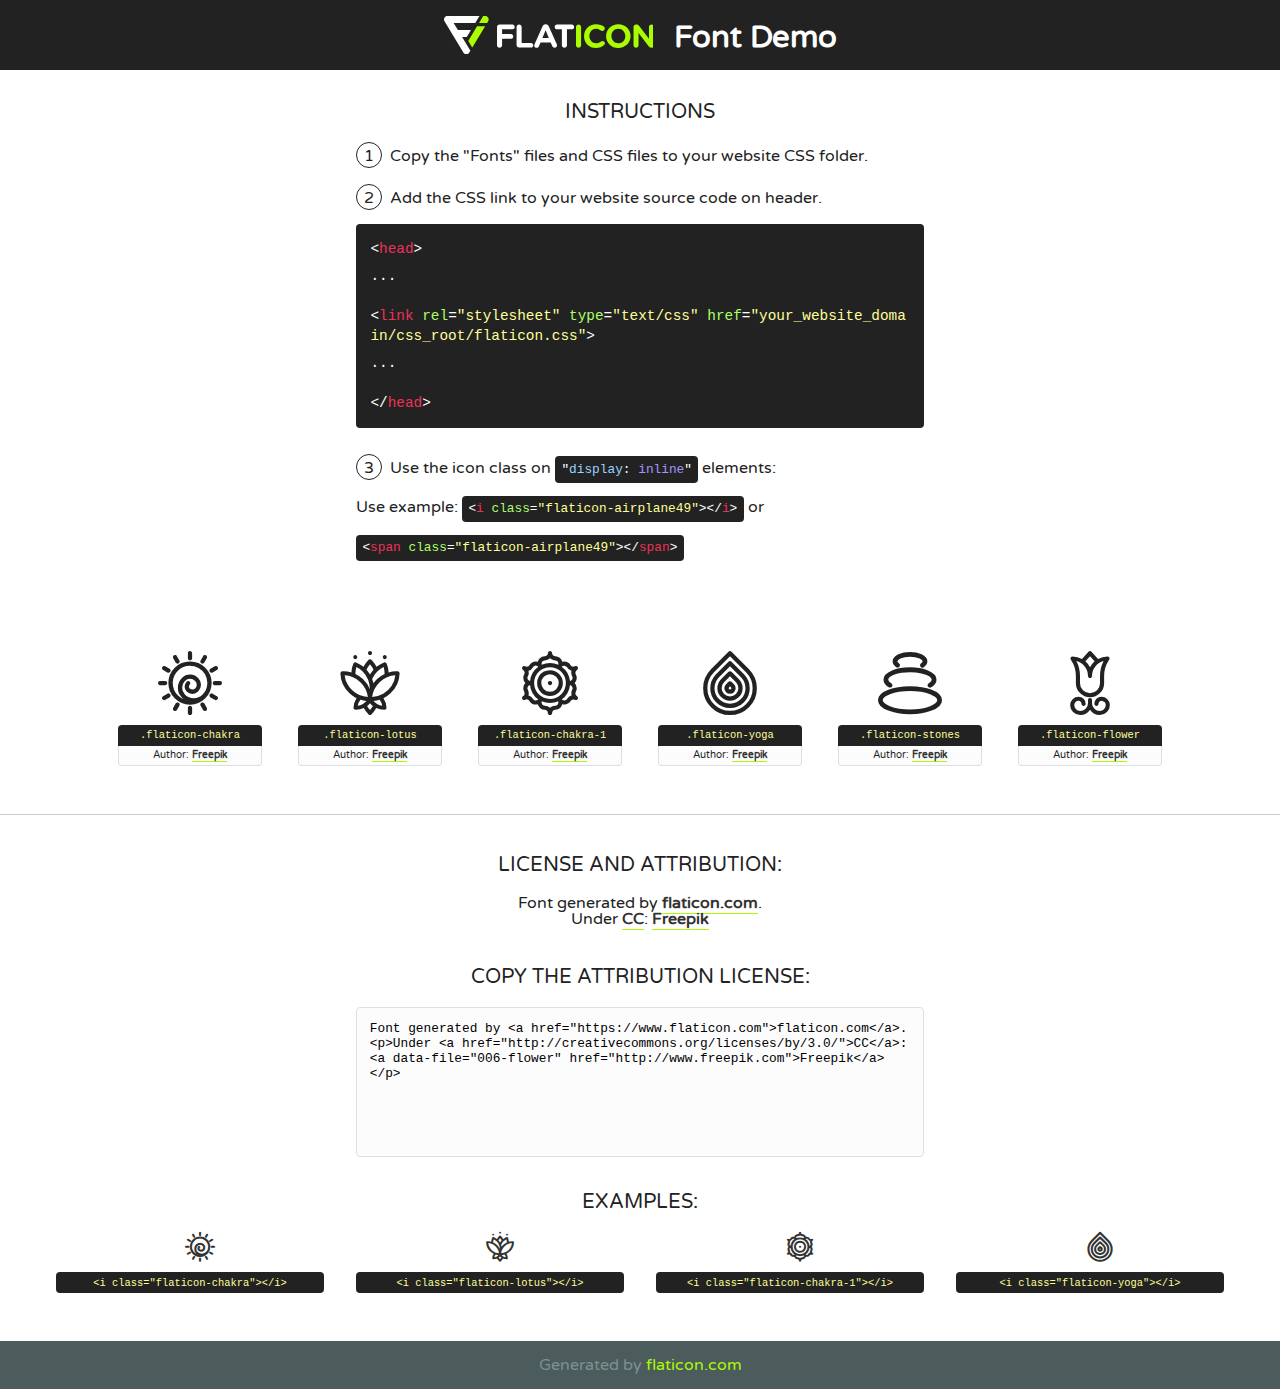
<file: fonts/flaticon/font/flaticon.html>
<!DOCTYPE html>
<!--
  Flaticon icon font: Flaticon
  Creation date: 15/05/2019 11:40
-->
<html>
<!DOCTYPE html>
<html>

<head>
    <title>Flaticon WebFont</title>
    <link href="http://fonts.googleapis.com/css?family=Varela+Round" rel="stylesheet" type="text/css" />
    <link rel="stylesheet" type="text/css" href="flaticon.css">
    <meta charset="UTF-8">
    <style>
    html, body, div, span, applet, object, iframe,
    h1, h2, h3, h4, h5, h6, p, blockquote, pre,
    a, abbr, acronym, address, big, cite, code,
    del, dfn, em, img, ins, kbd, q, s, samp,
    small, strike, strong, sub, sup, tt, var,
    b, u, i, center,
    dl, dt, dd, ol, ul, li,
    fieldset, form, label, legend,
    table, caption, tbody, tfoot, thead, tr, th, td,
    article, aside, canvas, details, embed, 
    figure, figcaption, footer, header, hgroup, 
    menu, nav, output, ruby, section, summary,
    time, mark, audio, video {
        margin: 0;
        padding: 0;
        border: 0;
        font-size: 100%;
        font: inherit;
        vertical-align: baseline;
    }
    /* HTML5 display-role reset for older browsers */
    article, aside, details, figcaption, figure, 
    footer, header, hgroup, menu, nav, section {
        display: block;
    }
    body {
        line-height: 1;
    }
    ol, ul {
        list-style: none;
    }
    blockquote, q {
        quotes: none;
    }
    blockquote:before, blockquote:after,
    q:before, q:after {
        content: '';
        content: none;
    }
    table {
        border-collapse: collapse;
        border-spacing: 0;
    }
    body {
        font-family: 'Varela Round', Helvetica, Arial, sans-serif;
        font-size: 16px;
        color: #222;
    }
    a {
        color: #333;
        border-bottom: 1px solid #a9fd00;
        font-weight: bold;
        text-decoration: none;
    }
    * {
        -moz-box-sizing: border-box;
        -webkit-box-sizing: border-box;
        box-sizing: border-box;
        margin: 0;
        padding: 0;
    }
    [class^="flaticon-"]:before, [class*=" flaticon-"]:before, [class^="flaticon-"]:after, [class*=" flaticon-"]:after {
        font-family: Flaticon;
        font-size: 30px;
        font-style: normal;
        margin-left: 20px;
        color: #333;
    }
    .wrapper {
        max-width: 600px;
        margin: auto;
        padding: 0 1em;
    }
    .title {
        font-size: 1.25em;
        text-align: center;
        margin-bottom: 1em;
        text-transform: uppercase;
    }
    header {
        text-align: center;
        background-color: #222;
        color: #fff;
        padding: 1em;
    }
    header .logo {
        width: 210px;
        height: 38px;
        display: inline-block;
        vertical-align: middle;
        margin-right: 1em;
        border: none;
    }
    header strong {
        font-size: 1.95em;
        font-weight: bold;
        vertical-align: middle;
        margin-top: 5px;
        display: inline-block;
    }
    .demo {
        margin: 2em auto;
        line-height: 1.25em;
    }
    .demo ul li {
        margin-bottom: 1em;
    }
    .demo ul li .num {
        color: #222;
        border-radius: 20px;
        display: inline-block;
        width: 26px;
        padding: 3px;
        height: 26px;
        text-align: center;
        margin-right: 0.5em;
        border: 1px solid #222;
    }
    .demo ul li code {
        background-color: #222;
        border-radius: 4px;
        padding: 0.25em 0.5em;
        display: inline-block;
        color: #fff;
        font-family: Consolas,Monaco,Lucida Console,Liberation Mono,DejaVu Sans Mono,Bitstream Vera Sans Mono,Courier New, monospace;
        font-weight: lighter;
        margin-top: 1em;
        font-size: 0.8em;
        word-break: break-all;
    }
    .demo ul li code.big {
        padding: 1em;
        font-size: 0.9em;
    }
    .demo ul li code .red {
        color: #EF3159;
    }
    .demo ul li code .green {
        color: #ACFF65;
    }
    .demo ul li code .yellow {
        color: #FFFF99;
    }
    .demo ul li code .blue {
        color: #99D3FF;
    }
    .demo ul li code .purple {
        color: #A295FF;
    }
    .demo ul li code .dots {
        margin-top: 0.5em;
        display: block;
    }
    #glyphs {
        border-bottom: 1px solid #ccc;
        padding: 2em 0;
        text-align: center;
    }
    .glyph {
        display: inline-block;
        width: 9em;
        margin: 1em;
        text-align: center;
        vertical-align: top;
        background: #FFF;
    }
    .glyph .glyph-icon {
        padding: 10px;
        display: block;
        font-family:"Flaticon";
        font-size: 64px;
        line-height: 1;
    }
    .glyph .glyph-icon:before {
        font-size: 64px;
        color: #222;
        margin-left: 0;
    }
    .class-name {
        font-size: 0.65em;
        background-color: #222;
        color: #fff;
        border-radius: 4px 4px 0 0;
        padding: 0.5em;
        color: #FFFF99;
        font-family: Consolas,Monaco,Lucida Console,Liberation Mono,DejaVu Sans Mono,Bitstream Vera Sans Mono,Courier New, monospace;
    }
    .author-name {
        font-size: 0.6em;
        background-color: #fcfcfd;
        border: 1px solid #DEDEE4;
        border-top: 0;
        border-radius: 0 0 4px 4px;
        padding: 0.5em;
    }
    .class-name:last-child {
        font-size: 10px;
        color:#888;
    }
    .class-name:last-child a {
        font-size: 10px;
        color:#555;
    }
    .class-name:last-child a:hover {
        color:#a9fd00;
    }
    .glyph > input {
        display: block;
        width: 100px;
        margin: 5px auto;
        text-align: center;
        font-size: 12px;
        cursor: text;
    }
    .glyph > input.icon-input {
        font-family:"Flaticon";
        font-size: 16px;
        margin-bottom: 10px;
    }
    .attribution .title {
        margin-top: 2em;
    }
    .attribution textarea {
        background-color: #fcfcfd;
        padding: 1em;
        border: none;
        box-shadow: none;
        border: 1px solid #DEDEE4;
        border-radius: 4px;
        resize: none;
        width: 100%;
        height: 150px;
        font-size: 0.8em;
        font-family: Consolas,Monaco,Lucida Console,Liberation Mono,DejaVu Sans Mono,Bitstream Vera Sans Mono,Courier New, monospace;
        -webkit-appearance: none;
    }
    .iconsuse {
        margin: 2em auto;
        text-align: center;
        max-width: 1200px;
    }
    .iconsuse:after {
        content: '';
        display: table;
        clear: both;
    }
    .iconsuse .image {
        float: left;
        width: 25%;
        padding: 0 1em;
    }
    .iconsuse .image p {
        margin-bottom: 1em;
    }
    .iconsuse .image span {
        display: block;
        font-size: 0.65em;
        background-color: #222;
        color: #fff;
        border-radius: 4px;
        padding: 0.5em;
        color: #FFFF99;
        margin-top: 1em;
        font-family: Consolas,Monaco,Lucida Console,Liberation Mono,DejaVu Sans Mono,Bitstream Vera Sans Mono,Courier New, monospace;
    }
    #footer {
        text-align: center;
        background-color: #4C5B5C;
        color: #7c9192;
        padding: 1em;
    }
    #footer a {
        border: none;
        color: #a9fd00;
        font-weight: normal;
    }
    @media (max-width: 960px) {
        .iconsuse .image {
            width: 50%;
        }
    }
    @media (max-width: 560px) {
        .iconsuse .image {
            width: 100%;
        }
    }
    </style>
</head>

<body class="characters-off">

    <header>
        <a href="https://www.flaticon.com" target="_blank" class="logo">
            <svg version="1.1" xmlns="http://www.w3.org/2000/svg" xmlns:xlink="http://www.w3.org/1999/xlink" xmlns:a="http://ns.adobe.com/AdobeSVGViewerExtensions/3.0/" viewBox="0 0 560.875 102.036" enable-background="new 0 0 560.875 102.036" xml:space="preserve">
                <defs>
                </defs>
                <g>
                    <g class="letters">
                        <path fill="#ffffff" d="M141.596,29.675c0-3.777,2.985-6.767,6.764-6.767h34.438c3.426,0,6.15,2.728,6.15,6.15
                        c0,3.43-2.724,6.149-6.15,6.149h-27.674v13.091h23.719c3.429,0,6.151,2.724,6.151,6.15c0,3.43-2.723,6.149-6.151,6.149h-23.719
                        v17.574c0,3.773-2.986,6.761-6.764,6.761c-3.779,0-6.764-2.989-6.764-6.761V29.675z"></path>
                        <path fill="#ffffff" d="M193.844,29.149c0-3.781,2.985-6.767,6.764-6.767c3.776,0,6.763,2.985,6.763,6.767v42.957h25.039
                        c3.426,0,6.149,2.726,6.149,6.153c0,3.425-2.723,6.15-6.149,6.15h-31.802c-3.779,0-6.764-2.986-6.764-6.768V29.149z"></path>
                        <path fill="#ffffff" d="M241.891,75.71l21.438-48.407c1.492-3.341,4.215-5.357,7.906-5.357h0.792
                        c3.686,0,6.323,2.017,7.815,5.357l21.439,48.407c0.436,0.967,0.701,1.845,0.701,2.723c0,3.602-2.809,6.501-6.414,6.501
                        c-3.161,0-5.269-1.845-6.499-4.655l-4.132-9.661h-27.059l-4.301,10.102c-1.144,2.631-3.426,4.214-6.237,4.214
                        c-3.517,0-6.24-2.81-6.24-6.325C241.1,77.64,241.451,76.677,241.891,75.71z M279.932,58.666l-8.521-20.297l-8.526,20.297H279.932
                        z"></path>
                        <path fill="#ffffff" d="M314.864,35.387H301.86c-3.429,0-6.239-2.813-6.239-6.238c0-3.429,2.811-6.24,6.239-6.24h39.533
                        c3.426,0,6.237,2.811,6.237,6.24c0,3.425-2.811,6.238-6.237,6.238h-13.001v42.785c0,3.773-2.99,6.761-6.764,6.761
                        c-3.779,0-6.764-2.989-6.764-6.761V35.387z"></path>
                        <path fill="#A9FD00" d="M352.615,29.149c0-3.781,2.985-6.767,6.767-6.767c3.774,0,6.761,2.985,6.761,6.767v49.024
                        c0,3.773-2.987,6.761-6.761,6.761c-3.781,0-6.767-2.989-6.767-6.761V29.149z"></path>
                        <path fill="#A9FD00" d="M374.132,53.836v-0.179c0-17.481,13.178-31.801,32.065-31.801c9.22,0,15.459,2.458,20.557,6.238
                        c1.402,1.054,2.637,2.985,2.637,5.357c0,3.692-2.985,6.59-6.681,6.59c-1.845,0-3.071-0.702-4.044-1.319
                        c-3.776-2.813-7.729-4.393-12.562-4.393c-10.364,0-17.831,8.611-17.831,19.154v0.173c0,10.542,7.291,19.329,17.831,19.329
                        c5.715,0,9.492-1.756,13.359-4.834c1.049-0.874,2.458-1.491,4.039-1.491c3.429,0,6.325,2.813,6.325,6.236
                        c0,2.106-1.056,3.78-2.282,4.834c-5.539,4.834-12.036,7.733-21.878,7.733C387.572,85.464,374.132,71.493,374.132,53.836z"></path>
                        <path fill="#A9FD00" d="M433.009,53.836v-0.179c0-17.481,13.79-31.801,32.766-31.801c18.981,0,32.592,14.143,32.592,31.628v0.173
                        c0,17.483-13.785,31.807-32.769,31.807C446.625,85.464,433.009,71.32,433.009,53.836z M484.224,53.836v-0.179
                        c0-10.539-7.725-19.326-18.626-19.326c-10.893,0-18.449,8.611-18.449,19.154v0.173c0,10.542,7.73,19.329,18.626,19.329
                        C476.676,72.986,484.224,64.378,484.224,53.836z"></path>
                        <path fill="#A9FD00" d="M506.233,29.321c0-3.774,2.99-6.763,6.767-6.763h1.401c3.252,0,5.183,1.583,7.029,3.953l26.093,34.265
                        V29.059c0-3.692,2.99-6.677,6.681-6.677c3.683,0,6.671,2.985,6.671,6.677v48.934c0,3.78-2.987,6.765-6.764,6.765h-0.436
                        c-3.257,0-5.188-1.581-7.034-3.953l-27.056-35.492v32.944c0,3.687-2.985,6.676-6.678,6.676c-3.683,0-6.673-2.989-6.673-6.676
                        V29.321z"></path>
                    </g>
                    <g class="insignia">
                        <path fill="#ffffff" d="M48.372,56.137h12.517l11.156-18.537H37.186L25.688,18.539h57.825L94.668,0H9.271
                        C5.925,0,2.842,1.801,1.198,4.716c-1.644,2.907-1.593,6.482,0.134,9.343l50.38,83.501c1.678,2.781,4.689,4.476,7.938,4.476
                        c3.246,0,6.257-1.695,7.935-4.476l2.898-4.804L48.372,56.137z"></path>
                        <g class="i">
                            <path fill="#A9FD00" d="M93.575,18.539h0.031v0.004l21.652,0.004l2.705-4.488c1.727-2.861,1.778-6.436,0.133-9.343
                            C116.454,1.801,113.371,0,110.026,0h-5.294L93.575,18.539z"></path>
                            <polygon fill="#A9FD00" points="88.291,27.356 64.725,66.486 75.519,84.404 109.942,27.356"></polygon>
                        </g>
                    </g>
                </g>
            </svg>
        </a>
        <strong>Font Demo</strong>
    </header>


    <section class="demo wrapper">

        <p class="title">Instructions</p>

        <ul>
            <li>
                <span class="num">1</span>Copy the "Fonts" files and CSS files to your website CSS folder.
            </li>
            <li>
                <span class="num">2</span>Add the CSS link to your website source code on header.
                <code class="big">
                    &lt;<span class="red">head</span>&gt;
                    <br/><span class="dots">...</span>
                    <br/>&lt;<span class="red">link</span> <span class="green">rel</span>=<span class="yellow">"stylesheet"</span> <span class="green">type</span>=<span class="yellow">"text/css"</span> <span class="green">href</span>=<span class="yellow">"your_website_domain/css_root/flaticon.css"</span>&gt;
                    <br/><span class="dots">...</span>
                    <br/>&lt;/<span class="red">head</span>&gt;
                </code>
            </li>

            <li>
                <p>
                    <span class="num">3</span>Use the icon class on <code>"<span class="blue">display</span>:<span class="purple"> inline</span>"</code> elements:
                    <br />
                    Use example: <code>&lt;<span class="red">i</span> <span class="green">class</span>=<span class="yellow">&quot;flaticon-airplane49&quot;</span>&gt;&lt;/<span class="red">i</span>&gt;</code> or <code>&lt;<span class="red">span</span> <span class="green">class</span>=<span class="yellow">&quot;flaticon-airplane49&quot;</span>&gt;&lt;/<span class="red">span</span>&gt;</code>
            </li>
        </ul>

    </section>




   <section id="glyphs">          
    
      
        <div class="glyph"><div class="glyph-icon flaticon-chakra"></div>
            <div class="class-name">.flaticon-chakra</div>
            <div class="author-name">Author: <a data-file="001-chakra" href="http://www.freepik.com">Freepik</a> </div> 
        </div>        
        
        <div class="glyph"><div class="glyph-icon flaticon-lotus"></div>
            <div class="class-name">.flaticon-lotus</div>
            <div class="author-name">Author: <a data-file="002-lotus" href="http://www.freepik.com">Freepik</a> </div> 
        </div>        
        
        <div class="glyph"><div class="glyph-icon flaticon-chakra-1"></div>
            <div class="class-name">.flaticon-chakra-1</div>
            <div class="author-name">Author: <a data-file="003-chakra-1" href="http://www.freepik.com">Freepik</a> </div> 
        </div>        
        
        <div class="glyph"><div class="glyph-icon flaticon-yoga"></div>
            <div class="class-name">.flaticon-yoga</div>
            <div class="author-name">Author: <a data-file="004-yoga" href="http://www.freepik.com">Freepik</a> </div> 
        </div>        
        
        <div class="glyph"><div class="glyph-icon flaticon-stones"></div>
            <div class="class-name">.flaticon-stones</div>
            <div class="author-name">Author: <a data-file="005-stones" href="http://www.freepik.com">Freepik</a> </div> 
        </div>        
        
        <div class="glyph"><div class="glyph-icon flaticon-flower"></div>
            <div class="class-name">.flaticon-flower</div>
            <div class="author-name">Author: <a data-file="006-flower" href="http://www.freepik.com">Freepik</a> </div> 
        </div>        
        

    </section>



    <section class="attribution wrapper"   style="text-align:center;">

      <div class="title">License and attribution:</div><div class="attrDiv">Font generated by <a href="https://www.flaticon.com">flaticon.com</a>. <div><p>Under <a href="http://creativecommons.org/licenses/by/3.0/">CC</a>: <a data-file="006-flower" href="http://www.freepik.com">Freepik</a></p>  </div>
      </div>
      <div class="title">Copy the Attribution License:</div>

    <textarea onclick="this.focus();this.select();">Font generated by &lt;a href=&quot;https://www.flaticon.com&quot;&gt;flaticon.com&lt;/a&gt;. <p>Under <a href="http://creativecommons.org/licenses/by/3.0/">CC</a>: <a data-file="006-flower" href="http://www.freepik.com">Freepik</a></p>  
     </textarea>

    </section>

    <section class="iconsuse">

          <div class="title">Examples:</div>            
             
            <div class="image">
                <p>
                    <i class="glyph-icon flaticon-chakra"></i> 
                    <span>&lt;i class=&quot;flaticon-chakra&quot;&gt;&lt;/i&gt;</span>
                </p>
            </div>
            
            <div class="image">
                <p>
                    <i class="glyph-icon flaticon-lotus"></i> 
                    <span>&lt;i class=&quot;flaticon-lotus&quot;&gt;&lt;/i&gt;</span>
                </p>
            </div>
            
            <div class="image">
                <p>
                    <i class="glyph-icon flaticon-chakra-1"></i> 
                    <span>&lt;i class=&quot;flaticon-chakra-1&quot;&gt;&lt;/i&gt;</span>
                </p>
            </div>
            
            <div class="image">
                <p>
                    <i class="glyph-icon flaticon-yoga"></i> 
                    <span>&lt;i class=&quot;flaticon-yoga&quot;&gt;&lt;/i&gt;</span>
                </p>
            </div>
                       
        </div>
                            
    </section>

<div id="footer">
    <div>Generated by <a href="https://www.flaticon.com">flaticon.com</a>
    </div>
</div>



</body>
</html>
</file>
<file: fonts/flaticon/font/flaticon.css>
/*
  	Flaticon icon font: Flaticon
  	Creation date: 15/05/2019 11:40
  	*/

@font-face {
  font-family: "Flaticon";
  src: url("./Flaticon.eot");
  src: url("./Flaticon.eot?#iefix") format("embedded-opentype"),
       url("./Flaticon.woff2") format("woff2"),
       url("./Flaticon.woff") format("woff"),
       url("./Flaticon.ttf") format("truetype"),
       url("./Flaticon.svg#Flaticon") format("svg");
  font-weight: normal;
  font-style: normal;
}

@media screen and (-webkit-min-device-pixel-ratio:0) {
  @font-face {
    font-family: "Flaticon";
    src: url("./Flaticon.svg#Flaticon") format("svg");
  }
}

[class^="flaticon-"]:before, [class*=" flaticon-"]:before,
[class^="flaticon-"]:after, [class*=" flaticon-"]:after {   
  font-family: Flaticon;
  speak: none;
  font-style: normal;
  font-weight: normal;
  font-variant: normal;
  text-transform: none;
  line-height: 1;

  /* Better Font Rendering =========== */
  -webkit-font-smoothing: antialiased;
  -moz-osx-font-smoothing: grayscale;
}

.flaticon-chakra:before { content: "\f100"; }
.flaticon-lotus:before { content: "\f101"; }
.flaticon-chakra-1:before { content: "\f102"; }
.flaticon-yoga:before { content: "\f103"; }
.flaticon-stones:before { content: "\f104"; }
.flaticon-flower:before { content: "\f105"; }
</file>
